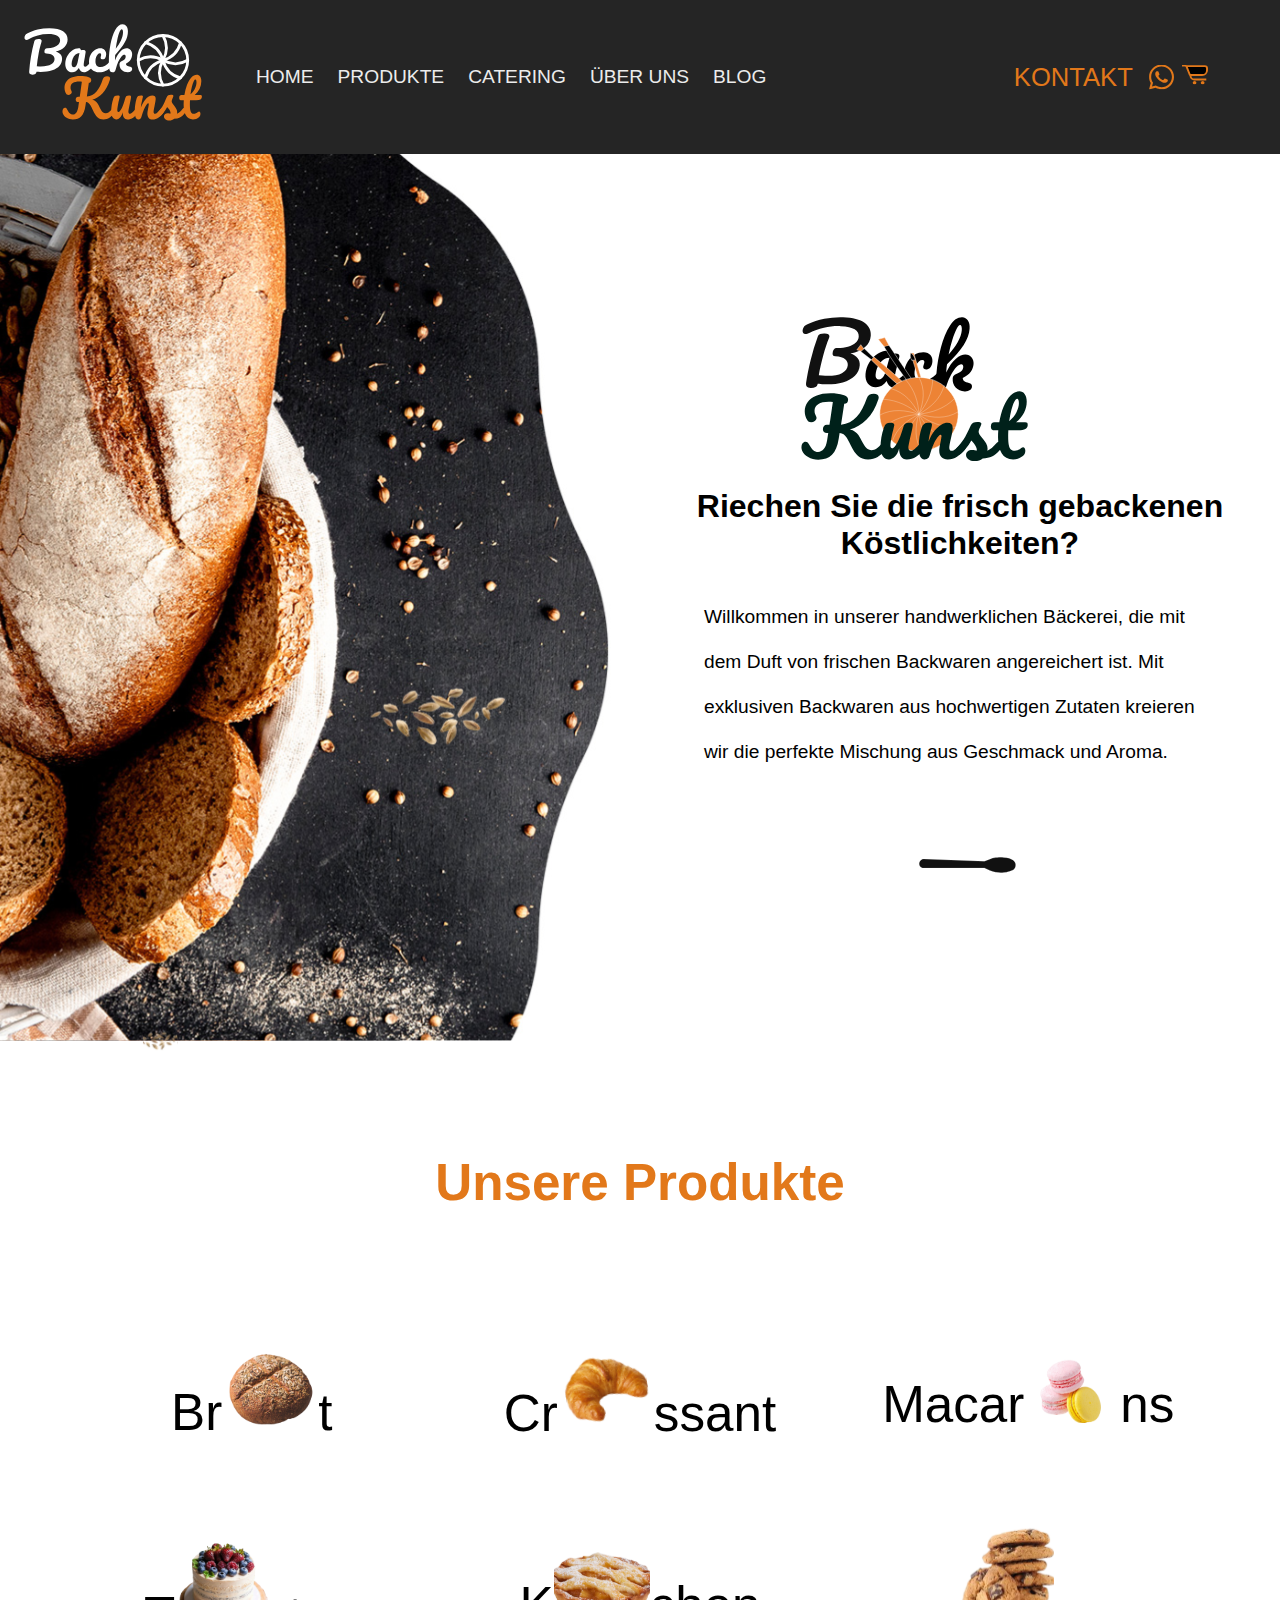
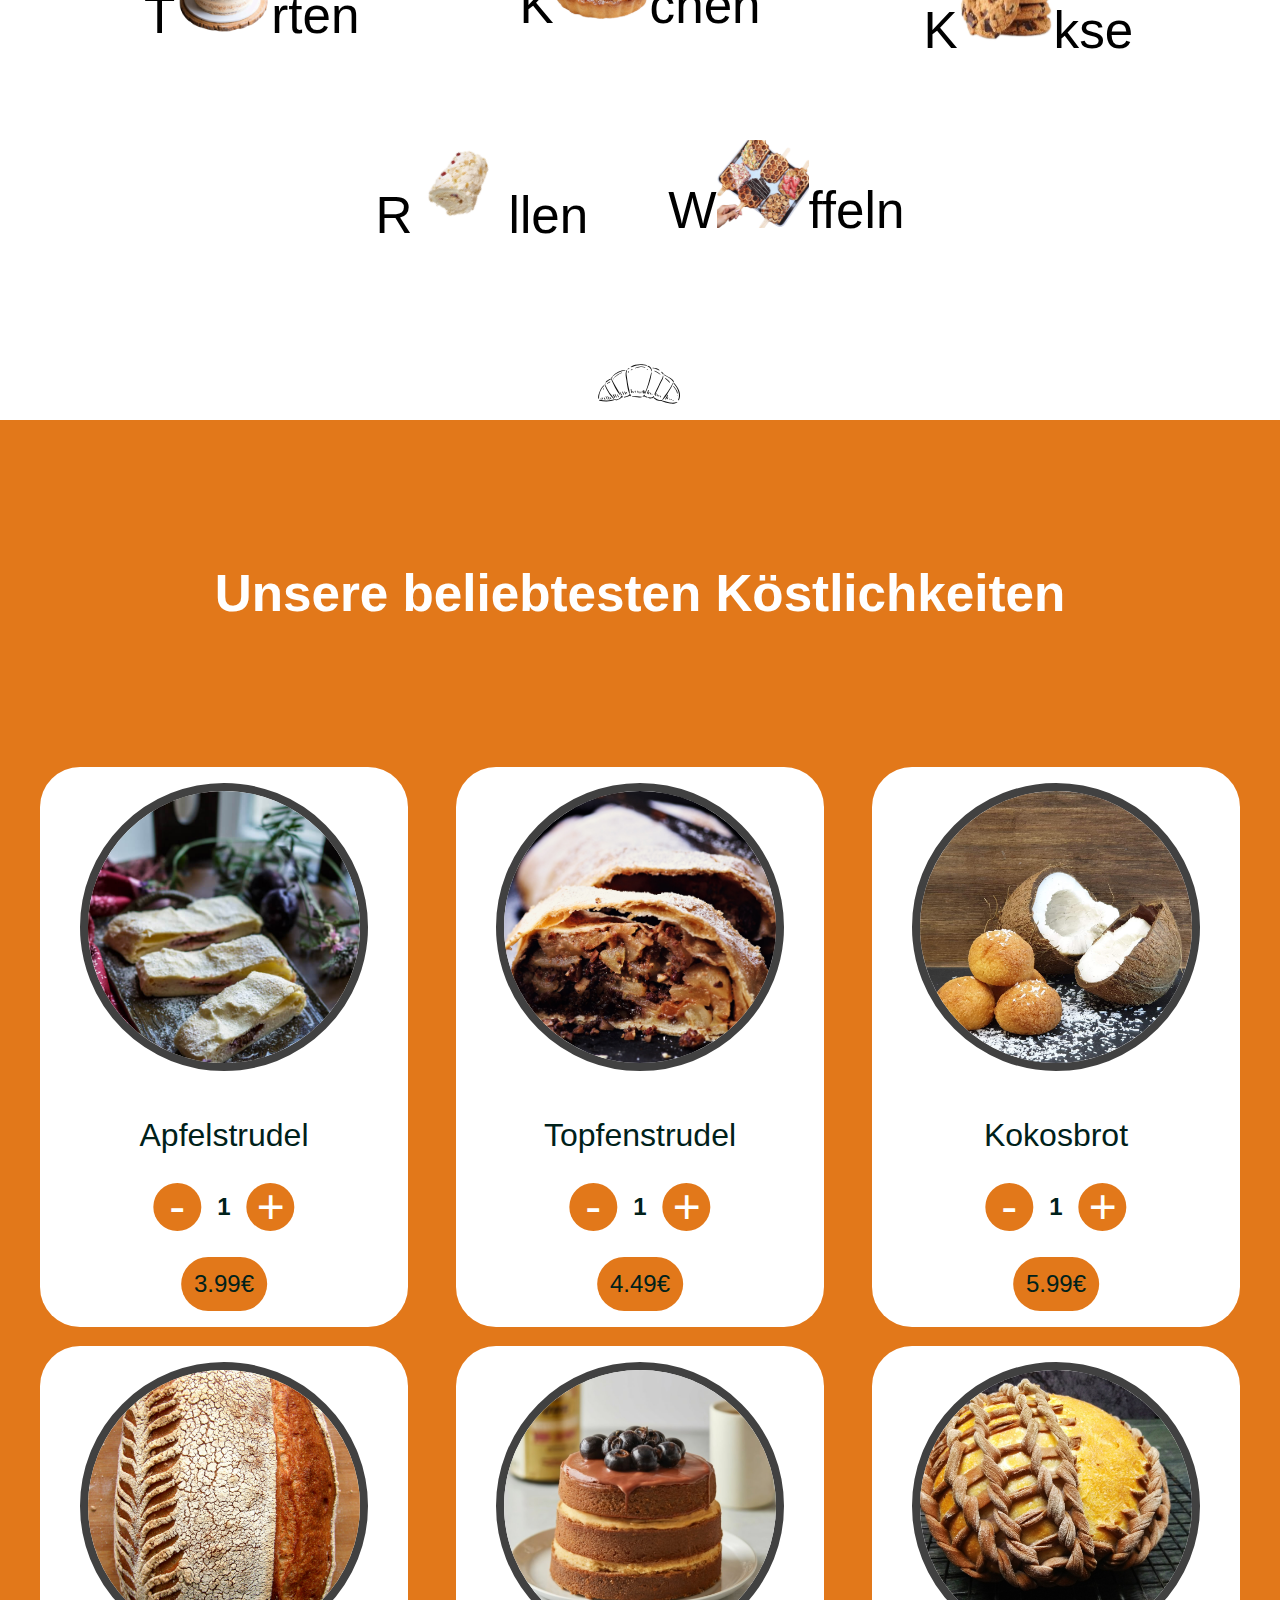
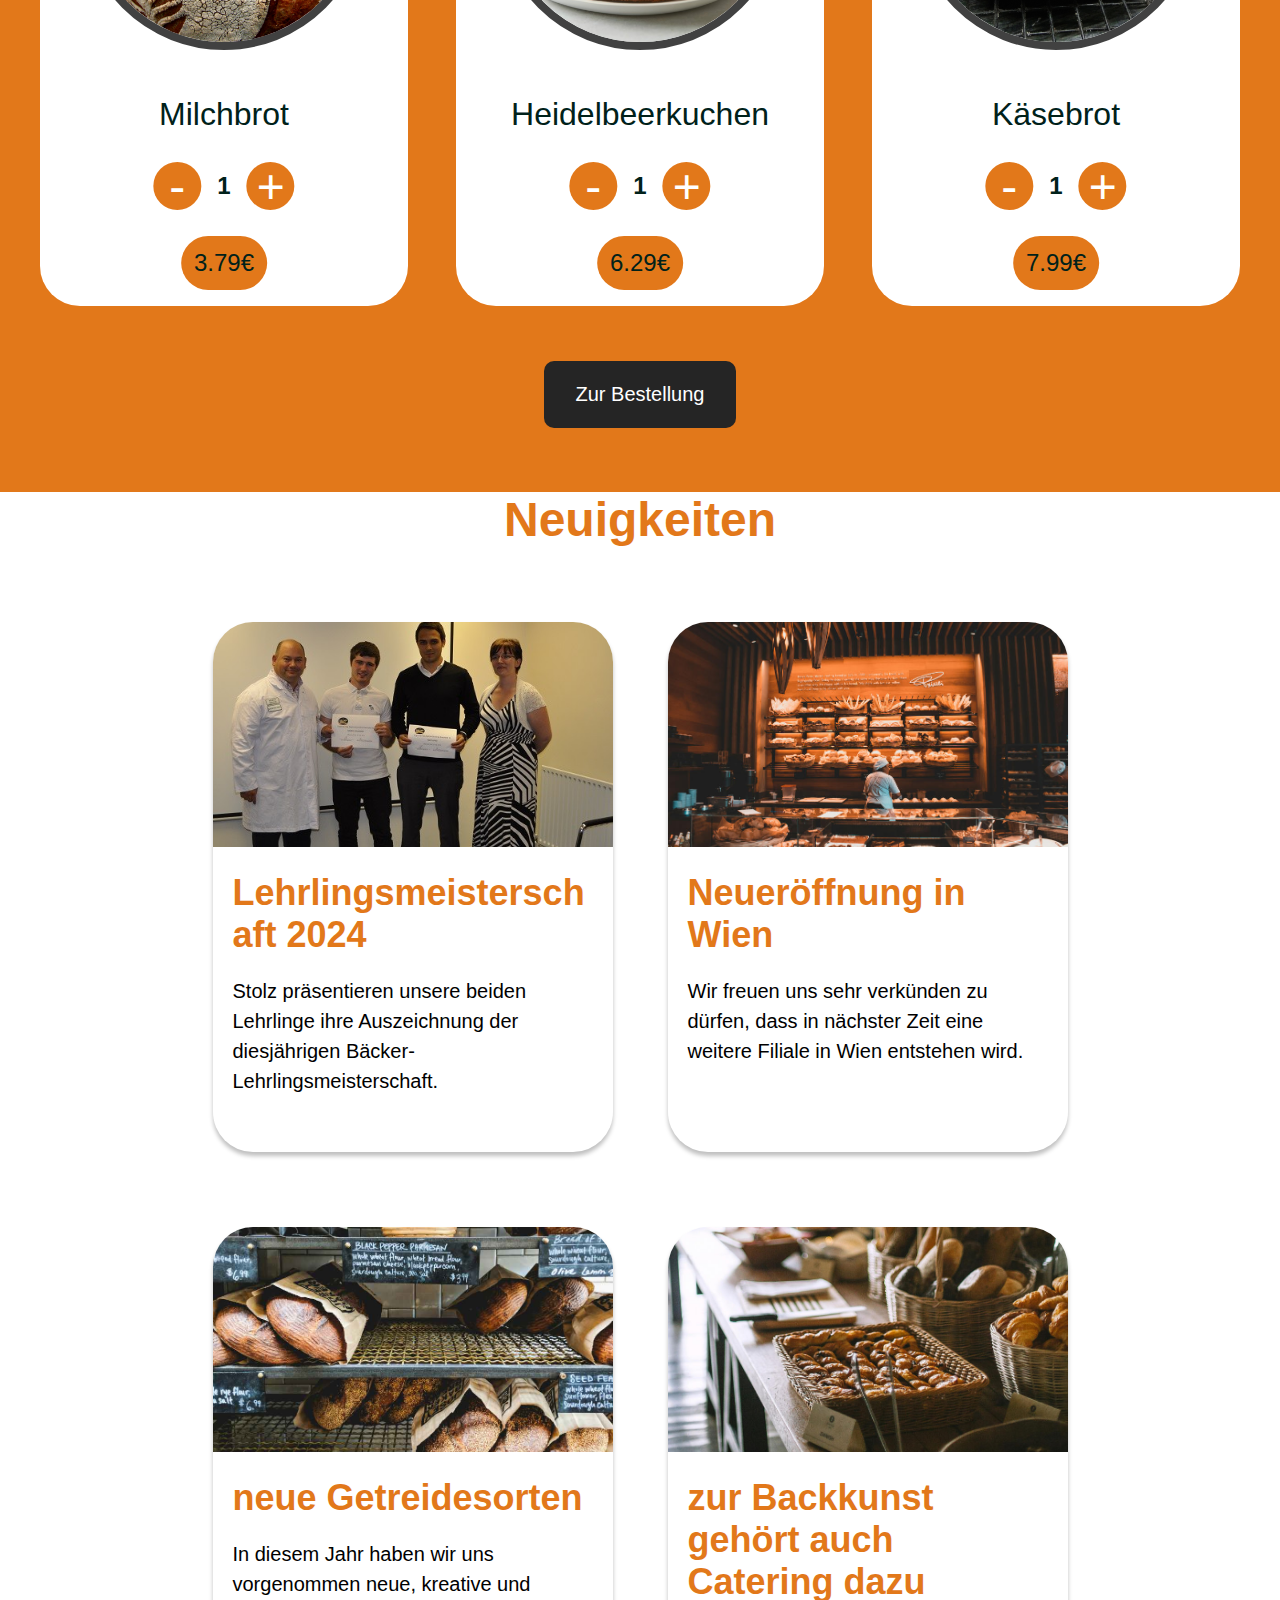
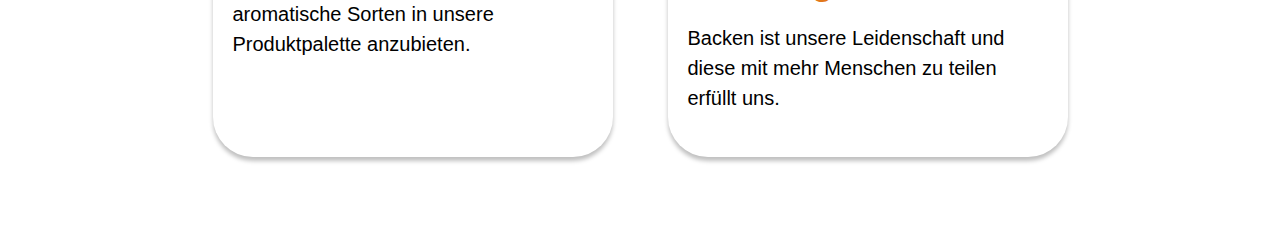
<file: Desktop/Studying/SAE/GRUPPENARBEIT/Backery/CODE/index.html>
<!DOCTYPE html>
<html lang="en">
<head>
    <meta charset="UTF-8">
    <meta name="viewport" content="width=device-width, initial-scale=1.0">
    <link rel="stylesheet" href="styles.css">
    <link rel="stylesheet" href="blog_catering.css" />
    <link rel="stylesheet" href="media-queries_blog_catering.css" />
    <!-- blog-popup.js wurde mit Open AIs ChatGPT kreiert -->
    <script src="blog-popup.js"></script> 
    <script src="script.js"></script>
    
    <title>Bakkunst</title>
</head>
<body>

   
    <header class="header">
        
        <div class="logo-container">
            <a href="index.html">
              <img src="icons/Logo-in-weiß.svg" alt="Logo" class="logo">
            </a>
          </div>
    
        <div class="nav-container">
    
            <a href="index.html" class="nav-link" id="home-link">HOME</a>

            <div class="dropdown" id="dropdown">
                <a href="#delicacies">Köstlichkeiten</a>
                <a href="/fresh_dishes.html">Frische Produkte</a>
            </div>
            <a href="#products" class="nav-link">PRODUKTE</a>
            <a href="catering.html" class="nav-link">CATERING</a>
            <a href="#" class="nav-link">ÜBER UNS</a>
            <a href="blog.html" class="nav-link">BLOG</a>
        </div>
    
        <div class="contact-container">
            <a href="#" class="contact-link">KONTAKT</a>
            <img src="icons/whatsupp.svg" alt="Whatsapp" class="whatsapp-icon">
            <a href="order.html" class="cart-link">
                <img src="icons/basket.svg" alt="Cart" class="cart-icon">
              </a>
        </div>

        <div class="burger-menu">
            <div class="bar"></div>
            <div class="bar"></div>
            <div class="bar"></div>
        </div>
    </header>


 
    <section id="home-section" class="hero-section">

        <div class="hero-section__container" >

            <div class="hero-section__left"></div>

            <div class="hero-section__right">

              <div class="hero-section__logo" >
                  <img src="icons/Logo.svg" alt="Logo_img">
              </div>
                
             

              <h1 class="hero-section__title">Riechen Sie die 
                frisch gebackenen Köstlichkeiten?
                </h1>
              <p class="hero-section__text" >Willkommen in unserer handwerklichen Bäckerei, die mit dem Duft von frischen Backwaren angereichert ist.
                Mit exklusiven Backwaren aus hochwertigen Zutaten kreieren wir die perfekte Mischung aus Geschmack und Aroma.</p>

                <a href="fresh_dishes.html">
                    <img src="icons/spoon.svg" alt="arrow" class="hero-section__arrow-right">
                </a>

            </div>
         
        </div>
   
    </section>

   <!---- <div class="divider"></div>------>

 

<section id="products" class="our-products">

    <div class="our-products__container">

        <h2 class="section-title" data-reveal="left">Unsere Produkte</h2>

        <div class="products-container">

            <a href="bread.html">
                <div class="product" data-reveal="left">
                    <p>Br<img src="icons/brot.svg" alt="Brot">t</p>
                </div>
            </a>
          
           <div class="product" data-reveal="left">
                <p>Cr<img src="icons/croissant.svg" alt="Croissant">ssant</p>
            </div>

            <div class="product" data-reveal="left">
                <p>Macar<img src="icons/macaroons.svg" alt="Macaroons">ns</p>
            </div>

            <a href="cakes.html">
            <div class="product" data-reveal="left">
                <p>T<img src="icons/cake.svg" alt="Torte">rten</p>
            </div>
          </a>

            <div class="product" data-reveal="left">
                <p>K<img src="icons/pie.svg" alt="Kuchen">chen</p>
            </div>

            <div class="product" data-reveal="left">
                <p>K<img src="icons/cookies.svg" alt="Kekse">kse</p>
            </div>
    
        </div>

          <div class="last-products">
            <div class="last_product" data-reveal="left">
                <p>R<img src="icons/roll.svg" alt="Rollen">llen</p>
            </div>

            <div class="last_product" data-reveal="left">
               
                <p>W<img src="icons/waffles.svg" alt="Waffeln">ffeln</p>
            </div>
          </div>


      
        <img src="icons/croissant_pic.svg" alt="Bottom Image" class="bottom-image">
    </div>
</section>

   
<section id="delicacies" class="our-specials">

            <div class="our-specials__header">
              Unsere beliebtesten Köstlichkeiten
            </div>

            <div class="our-specials__products">

        <div class="product-card">
  <div class="product-card__container">
    <div class="product-card__image">
      <img src="img/Apfelstrudel.jpg" alt="Apfelstrudel">
    </div>
    <div class="product-card__title">Apfelstrudel</div>
    <div class="product-card__price">3.99€</div>
    <div class="product-card__quantity">
      <div class="product-card__quantity-btn decrement">-</div>
      <div class="product-card__quantity-number">1</div>
      <div class="product-card__quantity-btn increment">+</div>
    </div>
  </div>
</div>
              

              <div class="product-card">
                <div class="product-card__container">
                    <div class="product-card__image">
                        <img src="img/Topfenstrudel.jpg" alt="Topfenstrudel">
                      </div>
                  <div class="product-card__title">Topfenstrudel</div>
                  <div class="product-card__price">4.49€</div>
                  <div class="product-card__quantity">
                    <div class="product-card__quantity-btn decrement">-</div>
                    <div class="product-card__quantity-number">1</div>
                    <div class="product-card__quantity-btn increment">+</div>
                  </div>
                </div>

              </div>
              <div class="product-card">
                <div class="product-card__container">
                    <div class="product-card__image">
                        <img src="img/Kokosbrot.jpg" alt="Kokosbrot">
                      </div>
                  <div class="product-card__title">Kokosbrot</div>
                  <div class="product-card__price">5.99€</div>
                  <div class="product-card__quantity">
                    <div class="product-card__quantity-btn decrement">-</div>
                    <div class="product-card__quantity-number">1</div>
                    <div class="product-card__quantity-btn increment">+</div>
                  </div>
                </div>
              </div>
              <div class="product-card">
                <div class="product-card__container">
                    <div class="product-card__image">
                        <img src="img/Milchbrot.jpg" alt="Milchbrot">
                      </div>
                  <div class="product-card__title">Milchbrot</div>
                  <div class="product-card__price">3.79€</div>
                  <div class="product-card__quantity">
                    <div class="product-card__quantity-btn decrement">-</div>
                    <div class="product-card__quantity-number">1</div>
                    <div class="product-card__quantity-btn increment">+</div>
                  </div>
                </div>
              </div>
              <div class="product-card">
                <div class="product-card__container">
                    <div class="product-card__image">
                        <img src="img/Heidelbeerkuchen.jpg" alt="Heidelbeerkuchen">
                      </div>
                  <div class="product-card__title">Heidelbeerkuchen</div>
                  <div class="product-card__price">6.29€</div>
                  <div class="product-card__quantity">
                    <div class="product-card__quantity-btn decrement">-</div>
                    <div class="product-card__quantity-number">1</div>
                    <div class="product-card__quantity-btn increment">+</div>
                  </div>
                </div>
              </div>
              <div class="product-card">
                <div class="product-card__container">
                    <div class="product-card__image">
                        <img src="img/käsebrot.jpg" alt="käsebrot">
                      </div>
                  <div class="product-card__title">Käsebrot</div>
                  <div class="product-card__price">7.99€</div>
                  <div class="product-card__quantity">
                    <div class="product-card__quantity-btn decrement">-</div>
                    <div class="product-card__quantity-number">1</div>
                    <div class="product-card__quantity-btn increment">+</div>
                  </div>
                </div>
              </div>
            </div>

            <section class="order-button">
                <a href="order.html" class="order-button__link">Zur Bestellung</a>
              </section>
          </section>



    <section class="about-us">
       
    </section>

  
    <section class="quality-promises">
       
    </section>

   
    <section class="blog">
      
    <body>
      <main>
          <section class="blog">
              <div class="blog-container">
                  <h2 class="style-h2">Neuigkeiten</h2>
                  <div class="card-container">
                      <div class="card">
                          <img
                              src="img/blog/lehrlinge.jpg"
                              alt="lehrlinge"
                          />
                          <div class="card-text">
                              <h3>Lehrlingsmeisterschaft 2024</h3>
                              <p>
                                  Stolz präsentieren unsere beiden Lehrlinge
                                  ihre Auszeichnung der diesjährigen
                                  Bäcker-Lehrlingsmeisterschaft.
                              </p>
                          </div>
                      </div>
                      <div class="card">
                          <img
                              src="img/blog/neueroeffnung.jpg"
                              alt="neueroeffnung"
                          />
                          <div class="card-text">
                              <h3>Neueröffnung in Wien</h3>
                              <p>
                                  Wir freuen uns sehr verkünden zu dürfen,
                                  dass in nächster Zeit eine weitere Filiale
                                  in Wien entstehen wird.
                              </p>
                          </div>
                      </div>
                  </div>
                  <div class="card-container">
                      <div class="card">
                          <img
                              src="img/blog/brotsorten.jpg"
                              alt="brotsorten"
                          />
                          <div class="card-text">
                              <h3>neue Getreidesorten</h3>
                              <p>
                                  In diesem Jahr haben wir uns vorgenommen
                                  neue, kreative und aromatische Sorten in
                                  unsere Produktpalette anzubieten.
                              </p>
                          </div>
                      </div>
                      <div class="card">
                          <img
                              src="img/blog/catering-tisch.jpg"
                              alt="catering-tisch"
                          />
                          <div class="card-text">
                              <h3>zur Backkunst gehört auch Catering dazu</h3>
                              <p>
                                  Backen ist unsere Leidenschaft und diese mit
                                  mehr Menschen zu teilen erfüllt uns.
                              </p>
                          </div>
                      </div>
                  </div>
              </div>
          </section>
      </main>
  </body>
</html>

    </section>

    
    <section class="contacts">
      
    </section>

    
    <footer class="footer">
        
    </footer>



    <div id="scroll-to-top" class="scroll-to-top">&#9650;</div>



</body>
</html>
</file>
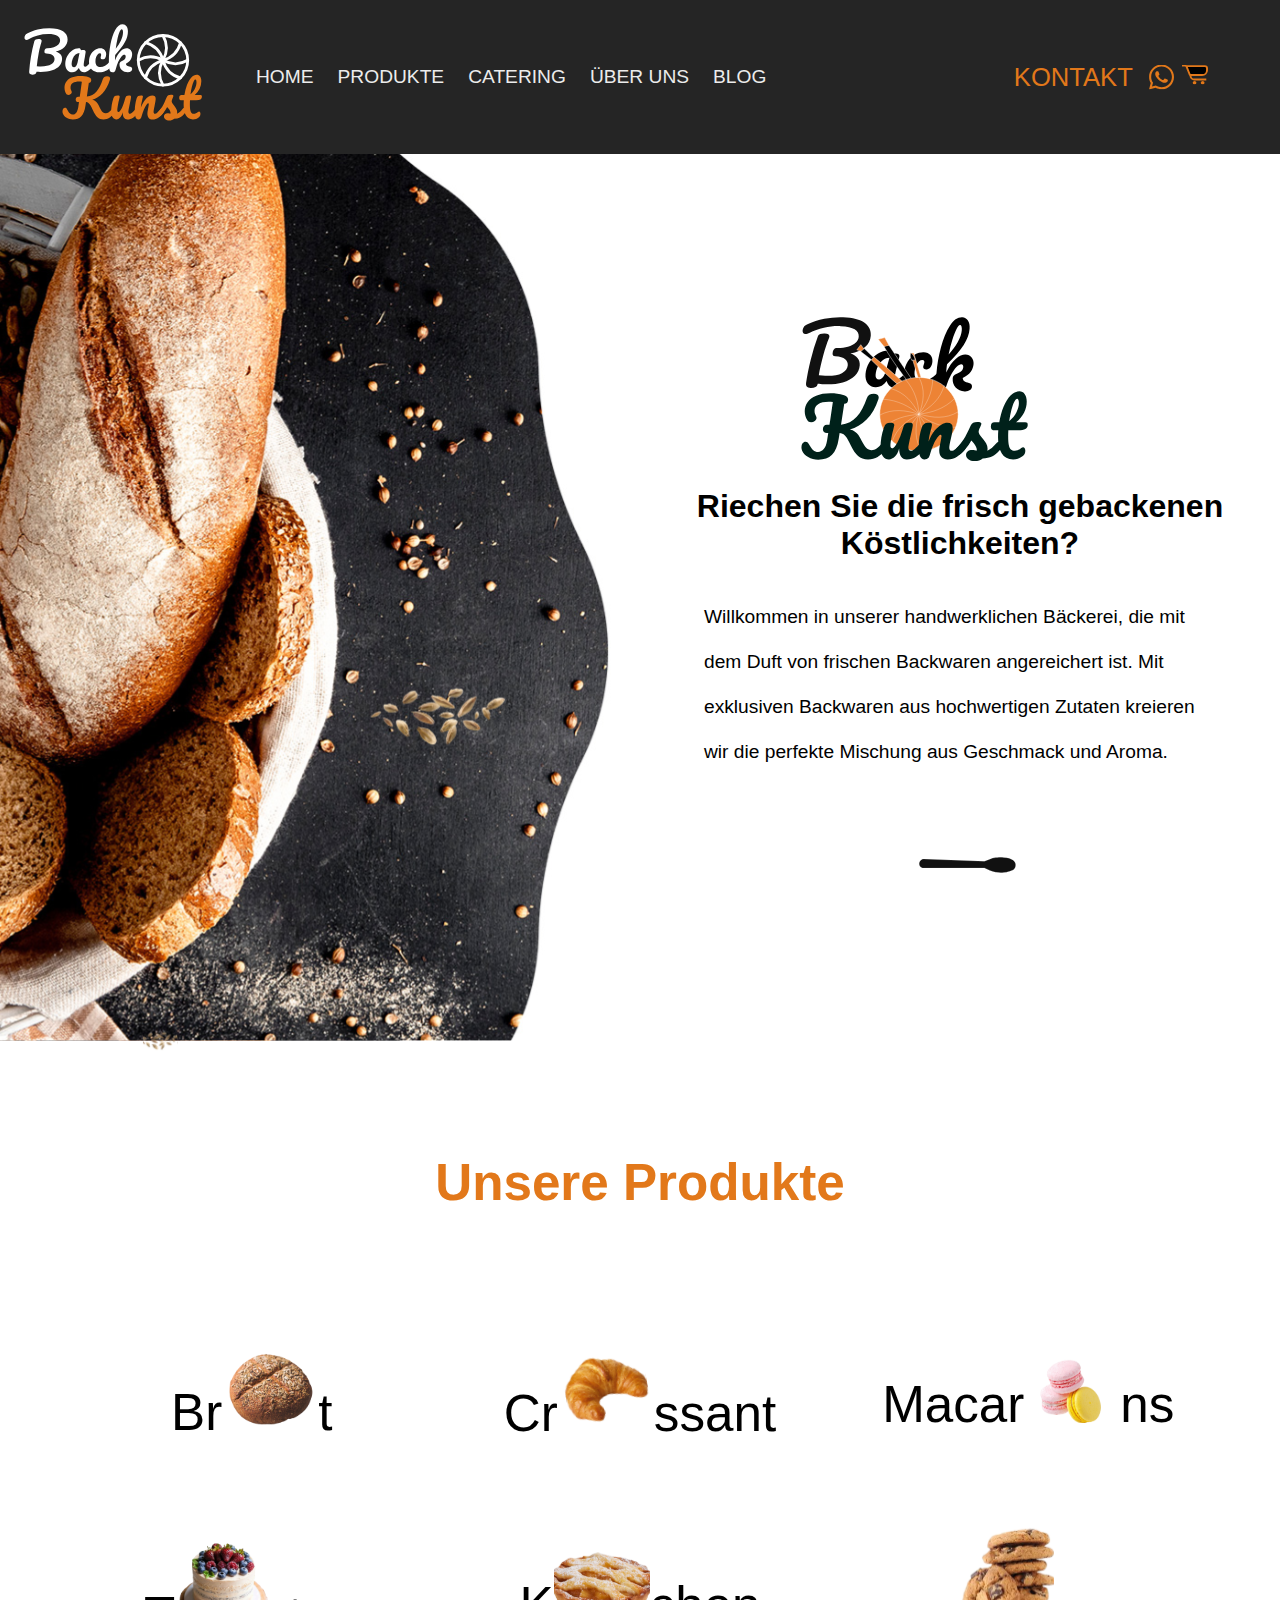
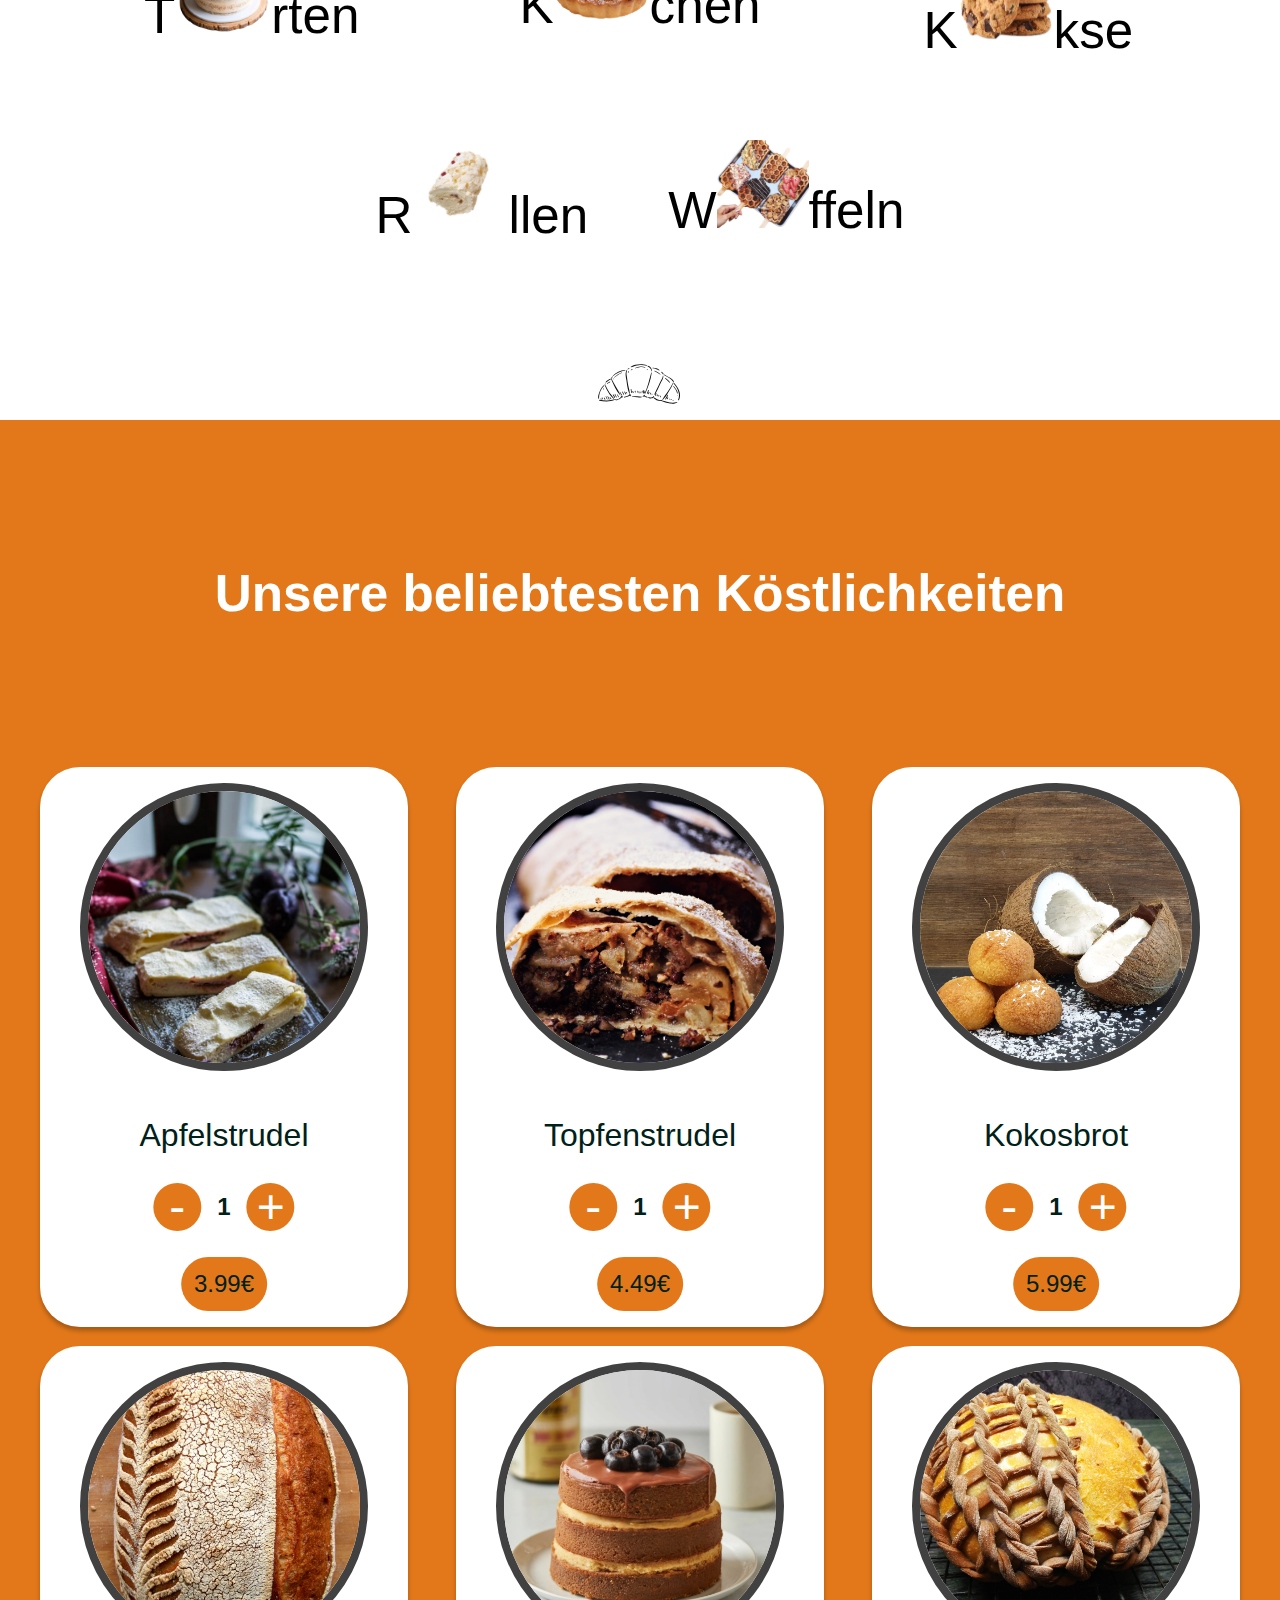
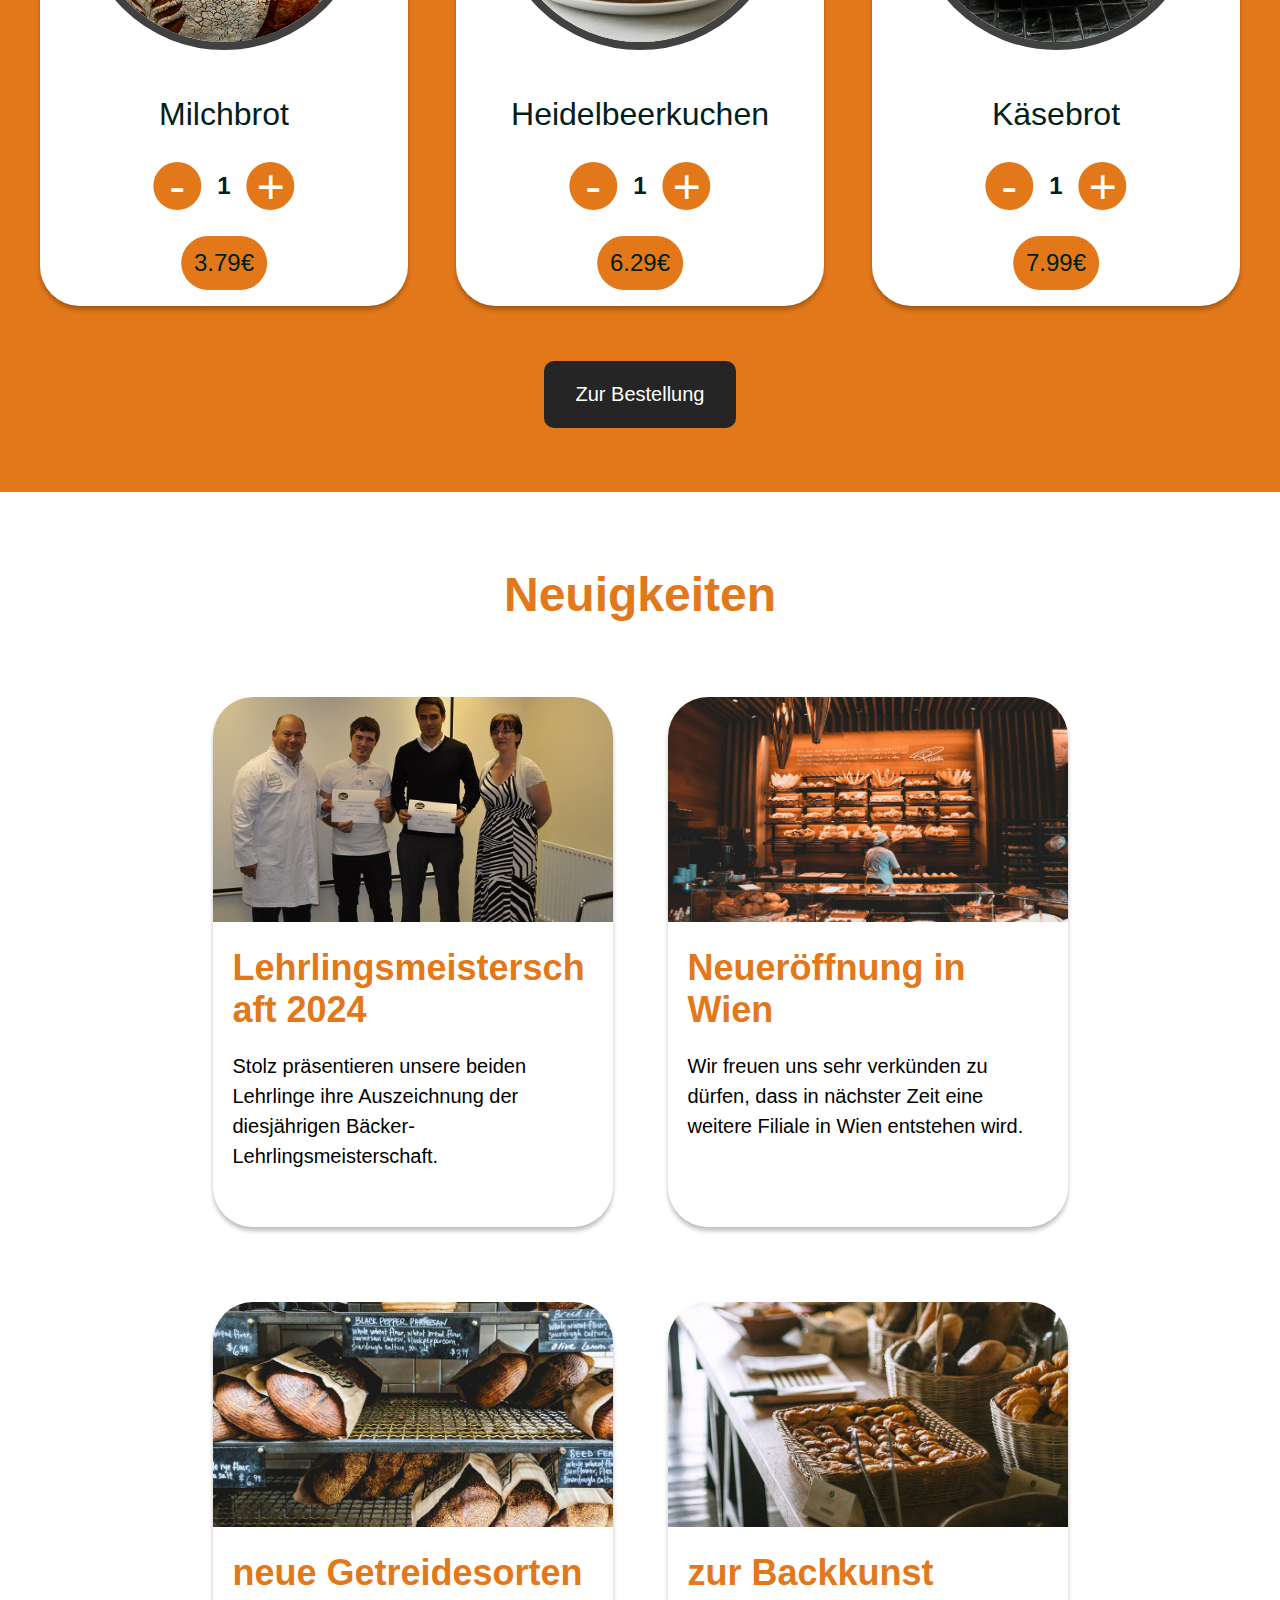
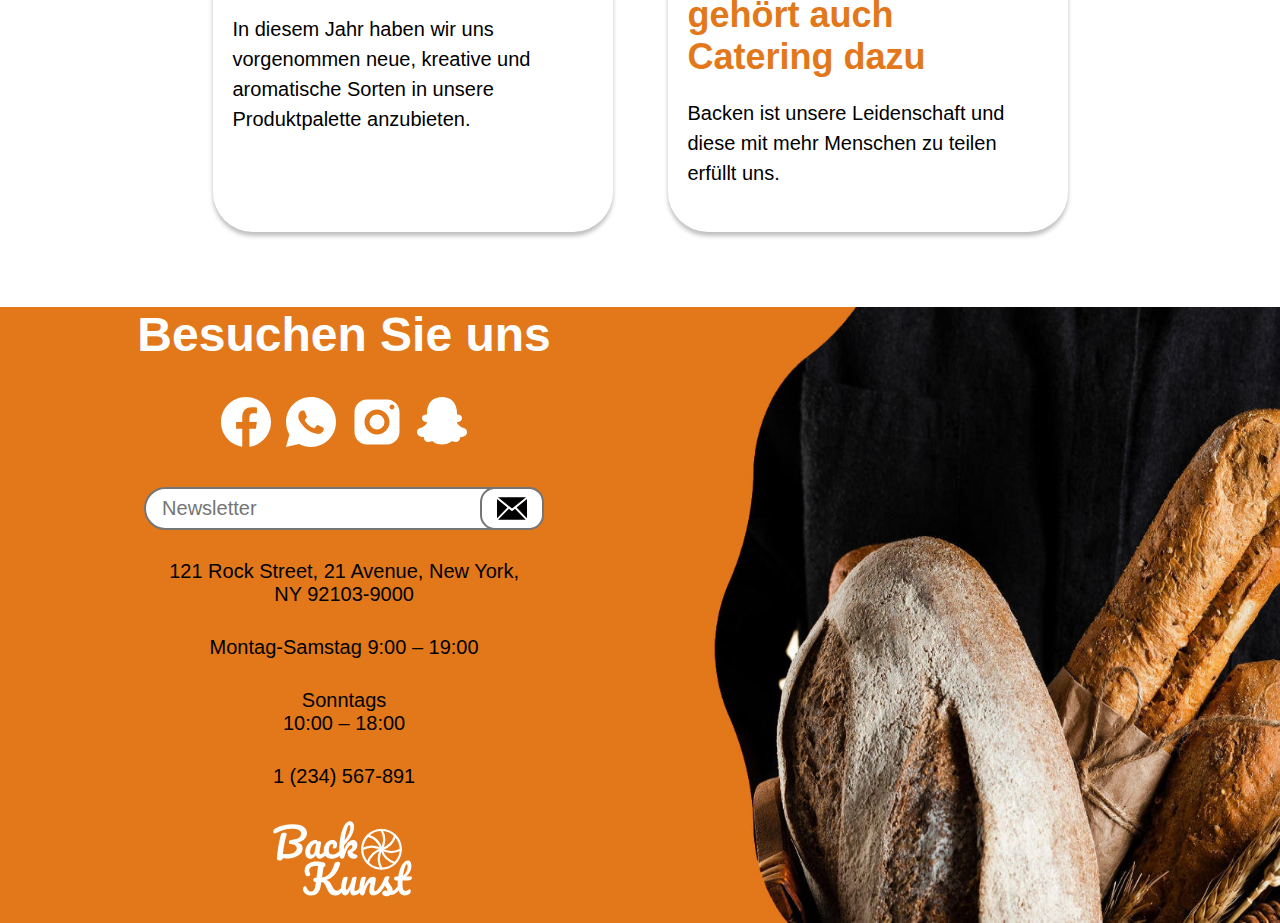
<file: Desktop/Studying/SAE/GRUPPENARBEIT/Backery/CODE_NEW/CODE/index.html>
<!DOCTYPE html>
<html lang="de">
<head>
    <meta charset="UTF-8">
    <meta name="viewport" content="width=device-width, initial-scale=1.0">
    <link rel="stylesheet" href="styles.css">
    <link rel="stylesheet" href="blog_catering.css" />
    <link rel="stylesheet" href="media-queries_blog_catering.css" />
    <!-- blog-popup.js wurde mit Open AIs ChatGPT kreiert -->
    <script src="blog-popup.js"></script> 
    <script src="script.js"></script>
    
    <title>Bakkunst</title>
</head>
<body>

    <header class="header">
        
        <div class="logo-container">
            <a href="index.html">
              <img src="icons/Logo-in-weiß.svg" alt="Logo" class="logo">
            </a>
          </div>
    
        <div class="nav-container">
    
            <a href="index.html" class="nav-link" id="home-link">HOME</a>

            <div class="dropdown" id="dropdown">
                <a href="#delicacies">Köstlichkeiten</a>
                <a href="/fresh_dishes.html">Frische Produkte</a>
            </div>
            <a href="#products" class="nav-link">PRODUKTE</a>
            <a href="catering.html" class="nav-link">CATERING</a>
            <a href="#" class="nav-link">ÜBER UNS</a>
            <a href="blog.html" class="nav-link">BLOG</a>
        </div>
    
        <div class="contact-container">
            <a href="#" class="contact-link">KONTAKT</a>
            <img src="icons/whatsupp.svg" alt="Whatsapp" class="whatsapp-icon">
            <a href="order.html" class="cart-link">
                <img src="icons/basket.svg" alt="Cart" class="cart-icon">
              </a>
        </div>

        <div class="burger-menu">
            <div class="bar"></div>
            <div class="bar"></div>
            <div class="bar"></div>
        </div>
    </header>
    <main>
    <section id="home-section" class="hero-section">

        <div class="hero-section__container" >

            <div class="hero-section__left"></div>

            <div class="hero-section__right">

              <div class="hero-section__logo" >
                  <img src="icons/Logo.svg" alt="Logo_img">
              </div>
                
             

              <h1 class="hero-section__title">Riechen Sie die 
                frisch gebackenen Köstlichkeiten?
                </h1>
              <p class="hero-section__text" >Willkommen in unserer handwerklichen Bäckerei, die mit dem Duft von frischen Backwaren angereichert ist.
                Mit exklusiven Backwaren aus hochwertigen Zutaten kreieren wir die perfekte Mischung aus Geschmack und Aroma.</p>

                <a href="fresh_dishes.html">
                    <img src="icons/spoon.svg" alt="arrow" class="hero-section__arrow-right">
                </a>

            </div>
         
        </div>
   
    </section>

   <!---- <div class="divider"></div>------>

 

  <section id="products" class="our-products">

    <div class="our-products__container">

        <h2 class="section-title" data-reveal="left">Unsere Produkte</h2>

        <div class="products-container">

            <a href="bread.html">
                <div class="product" data-reveal="left">
                    <p>Br<img src="icons/brot.svg" alt="Brot">t</p>
                </div>
            </a>
          
           <div class="product" data-reveal="left">
                <p>Cr<img src="icons/croissant.svg" alt="Croissant">ssant</p>
            </div>

            <div class="product" data-reveal="left">
                <p>Macar<img src="icons/macaroons.svg" alt="Macaroons">ns</p>
            </div>

            <a href="cakes.html">
            <div class="product" data-reveal="left">
                <p>T<img src="icons/cake.svg" alt="Torte">rten</p>
            </div>
          </a>

            <div class="product" data-reveal="left">
                <p>K<img src="icons/pie.svg" alt="Kuchen">chen</p>
            </div>

            <div class="product" data-reveal="left">
                <p>K<img src="icons/cookies.svg" alt="Kekse">kse</p>
            </div>
    
        </div>

          <div class="last-products">
            <div class="last_product" data-reveal="left">
                <p>R<img src="icons/roll.svg" alt="Rollen">llen</p>
            </div>

            <div class="last_product" data-reveal="left">
               
                <p>W<img src="icons/waffles.svg" alt="Waffeln">ffeln</p>
            </div>
          </div>


      
        <img src="icons/croissant_pic.svg" alt="Bottom Image" class="bottom-image">
    </div>
</section>

   
<section id="delicacies" class="our-specials">

            <div class="our-specials__header">
              Unsere beliebtesten Köstlichkeiten
            </div>

            <div class="our-specials__products">

        <div class="product-card">
  <div class="product-card__container">
    <div class="product-card__image">
      <img src="img/Apfelstrudel.jpg" alt="Apfelstrudel">
    </div>
    <div class="product-card__title">Apfelstrudel</div>
    <div class="product-card__price">3.99€</div>
    <div class="product-card__quantity">
      <div class="product-card__quantity-btn decrement">-</div>
      <div class="product-card__quantity-number">1</div>
      <div class="product-card__quantity-btn increment">+</div>
    </div>
  </div>
</div>
              

              <div class="product-card">
                <div class="product-card__container">
                    <div class="product-card__image">
                        <img src="img/Topfenstrudel.jpg" alt="Topfenstrudel">
                      </div>
                  <div class="product-card__title">Topfenstrudel</div>
                  <div class="product-card__price">4.49€</div>
                  <div class="product-card__quantity">
                    <div class="product-card__quantity-btn decrement">-</div>
                    <div class="product-card__quantity-number">1</div>
                    <div class="product-card__quantity-btn increment">+</div>
                  </div>
                </div>

              </div>
              <div class="product-card">
                <div class="product-card__container">
                    <div class="product-card__image">
                        <img src="img/Kokosbrot.jpg" alt="Kokosbrot">
                      </div>
                  <div class="product-card__title">Kokosbrot</div>
                  <div class="product-card__price">5.99€</div>
                  <div class="product-card__quantity">
                    <div class="product-card__quantity-btn decrement">-</div>
                    <div class="product-card__quantity-number">1</div>
                    <div class="product-card__quantity-btn increment">+</div>
                  </div>
                </div>
              </div>
              <div class="product-card">
                <div class="product-card__container">
                    <div class="product-card__image">
                        <img src="img/Milchbrot.jpg" alt="Milchbrot">
                      </div>
                  <div class="product-card__title">Milchbrot</div>
                  <div class="product-card__price">3.79€</div>
                  <div class="product-card__quantity">
                    <div class="product-card__quantity-btn decrement">-</div>
                    <div class="product-card__quantity-number">1</div>
                    <div class="product-card__quantity-btn increment">+</div>
                  </div>
                </div>
              </div>
              <div class="product-card">
                <div class="product-card__container">
                    <div class="product-card__image">
                        <img src="img/Heidelbeerkuchen.jpg" alt="Heidelbeerkuchen">
                      </div>
                  <div class="product-card__title">Heidelbeerkuchen</div>
                  <div class="product-card__price">6.29€</div>
                  <div class="product-card__quantity">
                    <div class="product-card__quantity-btn decrement">-</div>
                    <div class="product-card__quantity-number">1</div>
                    <div class="product-card__quantity-btn increment">+</div>
                  </div>
                </div>
              </div>
              <div class="product-card">
                <div class="product-card__container">
                    <div class="product-card__image">
                        <img src="img/käsebrot.jpg" alt="käsebrot">
                      </div>
                  <div class="product-card__title">Käsebrot</div>
                  <div class="product-card__price">7.99€</div>
                  <div class="product-card__quantity">
                    <div class="product-card__quantity-btn decrement">-</div>
                    <div class="product-card__quantity-number">1</div>
                    <div class="product-card__quantity-btn increment">+</div>
                  </div>
                </div>
              </div>
            </div>

            <section class="order-button">
                <a href="order.html" class="order-button__link">Zur Bestellung</a>
              </section>
          </section>



    <section class="about-us">
       
    </section>

  
    <section class="quality-promises">
       
    </section>

   
    <section class="blog">
          <section class="blog">
              <div class="blog-container">
                  <h2 class="style-h2">Neuigkeiten</h2>
                  <div class="card-container">
                      <div class="card">
                          <img
                              src="img/blog/lehrlinge.jpg"
                              alt="lehrlinge"
                          />
                          <div class="card-text">
                              <h3>Lehrlingsmeisterschaft 2024</h3>
                              <p>
                                  Stolz präsentieren unsere beiden Lehrlinge
                                  ihre Auszeichnung der diesjährigen
                                  Bäcker-Lehrlingsmeisterschaft.
                              </p>
                          </div>
                      </div>
                      <div class="card">
                          <img
                              src="img/blog/neueroeffnung.jpg"
                              alt="neueroeffnung"
                          />
                          <div class="card-text">
                              <h3>Neueröffnung in Wien</h3>
                              <p>
                                  Wir freuen uns sehr verkünden zu dürfen,
                                  dass in nächster Zeit eine weitere Filiale
                                  in Wien entstehen wird.
                              </p>
                          </div>
                      </div>
                  </div>
                  <div class="card-container">
                      <div class="card">
                          <img
                              src="img/blog/brotsorten.jpg"
                              alt="brotsorten"
                          />
                          <div class="card-text">
                              <h3>neue Getreidesorten</h3>
                              <p>
                                  In diesem Jahr haben wir uns vorgenommen
                                  neue, kreative und aromatische Sorten in
                                  unsere Produktpalette anzubieten.
                              </p>
                          </div>
                      </div>
                      <div class="card">
                          <img
                              src="img/blog/catering-tisch.jpg"
                              alt="catering-tisch"
                          />
                          <div class="card-text">
                              <h3>zur Backkunst gehört auch Catering dazu</h3>
                              <p>
                                  Backen ist unsere Leidenschaft und diese mit
                                  mehr Menschen zu teilen erfüllt uns.
                              </p>
                          </div>
                      </div>
                  </div>
              </div>
          </section>
    

    
    <section class="contacts">
      
    </section>
  </main>
    <footer>
      <div class="footer-wrapper">
          <div class="footer-container">
              <h2 class="style-h2 color-white">Besuchen Sie uns</h2>
              <div class="socials">
                  <a href="">
                      <img src="./icons/icons8-facebook.svg" alt="" />
                  </a>
                  <a href="">
                      <img src="./icons/icons8-whatsapp.svg" alt="" />
                  </a>
                  <a href="">
                      <img src="./icons/icons8-instagram.svg" alt="" />
                  </a>
                  <a href="">
                      <img src="./icons/icons8-snapchat.svg" alt="" />
                  </a>
              </div>
              <div class="newsletter-input">
                  <input
                      class="input-style"
                      type="email"
                      name="Newsletter"
                      placeholder="Newsletter"
                  />
                  <div class="mail-btn">
                      <img
                          src="./icons/mail.svg"
                          alt=""
                          class="mail-icon"
                      />
                  </div>
              </div>
              <div class="contact-info">
                  <p>
                      121 Rock Street, 21 Avenue, New York,<br />
                      NY 92103-9000
                  </p>
                  <p>Montag-Samstag 9:00 – 19:00</p>
                  <p>
                      Sonntags <br />
                      10:00 – 18:00
                  </p>
                  <p>1 (234) 567-891</p>
              </div>
              <img
                  src="./icons/weisses-logo.svg"
                  alt="brand logo"
                  class="footer-logo"
              />
          </div>
          <img
              src="img/footer/footer-desktop.jpg"
              alt=""
              class="footer-img-desktop"
          />
          <img
              src="img/footer/footer-mobile.jpg"
              alt=""
              class="footer-img-mobile"
          />
      </div>
  </footer>
    <div id="scroll-to-top" class="scroll-to-top">&#9650;</div>
  </body>
</html>
</file>
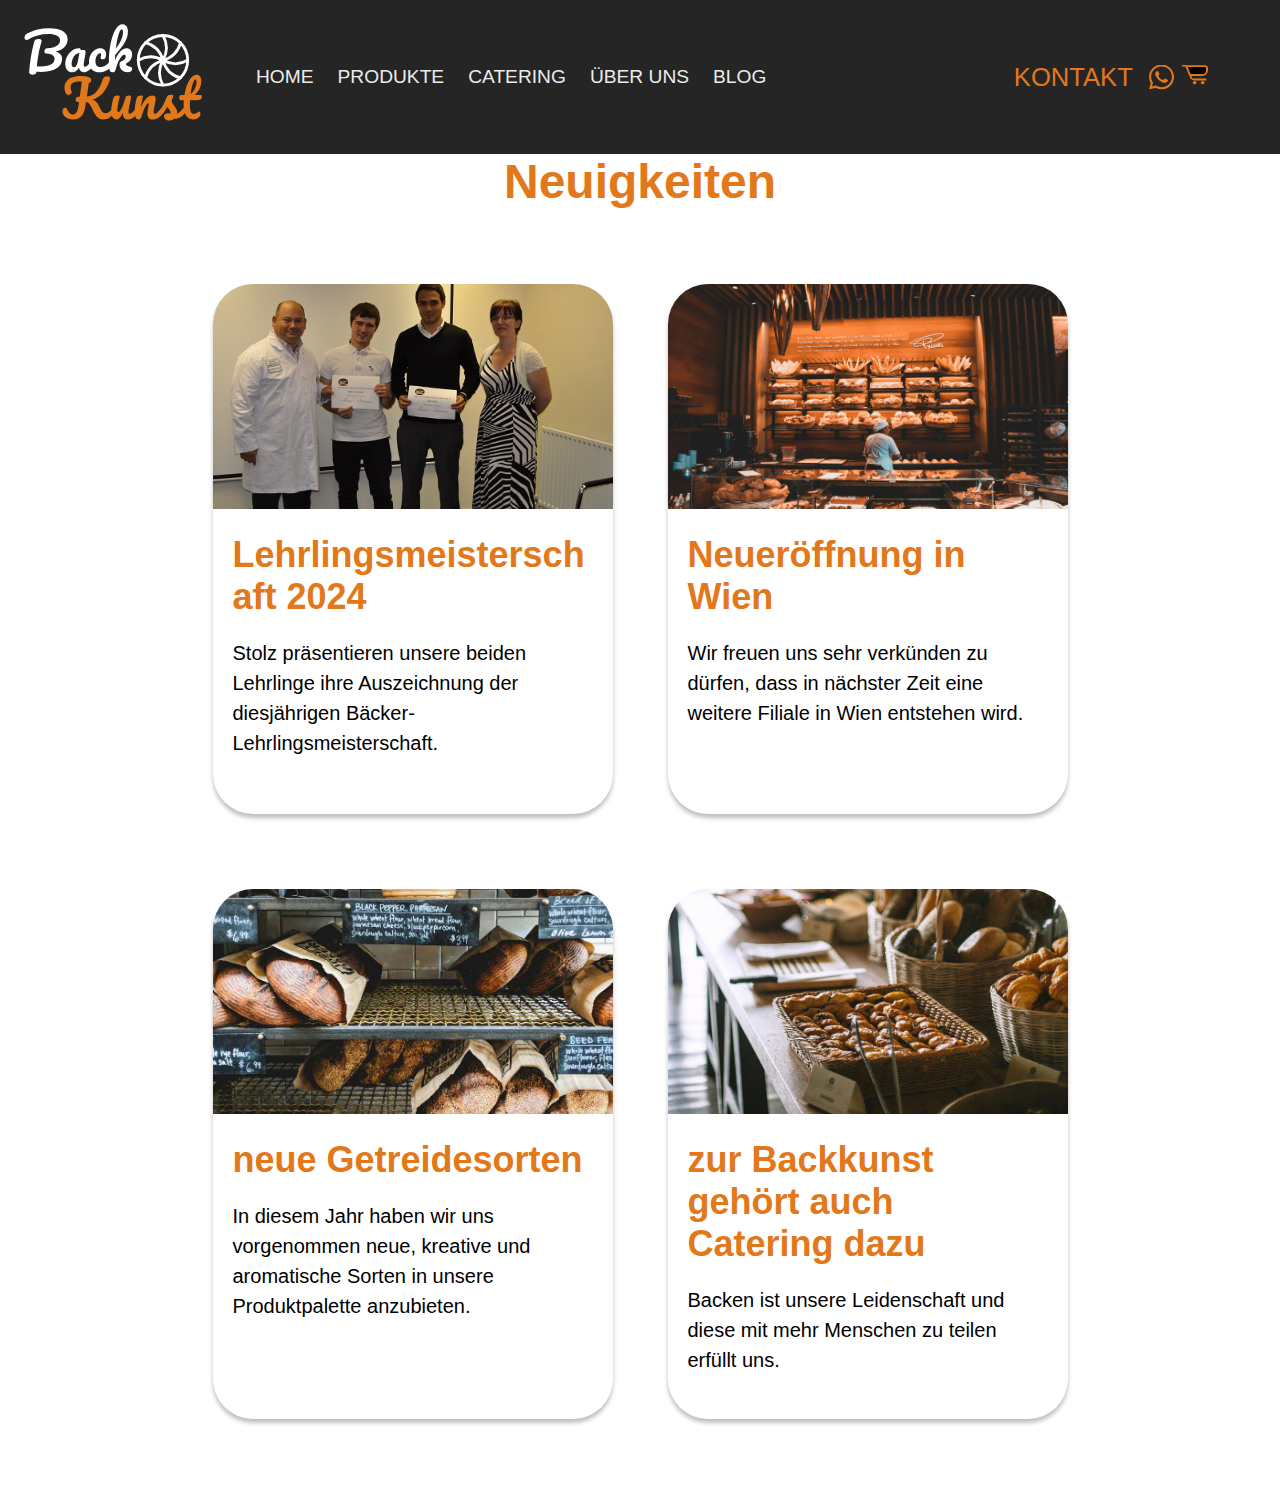
<file: Desktop/Studying/SAE/GRUPPENARBEIT/Backery/CODE/blog.html>
<!DOCTYPE html>
<html lang="de">
    <head>
        <meta charset="UTF-8" />
        <meta name="viewport" content="width=device-width, initial-scale=1.0" />
        <title>Backkunst</title>
        <link rel="stylesheet" href="styles.css">
        <script src="script.js"></script>
        <link rel="stylesheet" href="blog_catering.css" />
        <link rel="stylesheet" href="media-queries_blog_catering.css" />
        <!-- blog-popup.js wurde mit Open AIs ChatGPT kreiert -->
        <script src="blog-popup.js"></script> 
    </head>

    <header class="header">
        <div class="logo-container">
            <img src="icons/Logo-in-weiß.svg" alt="Logo" class="logo">
        </div>
    
        <div class="nav-container">
    
            <a href="index.html" class="nav-link" id="home-link">HOME</a>

            <div class="dropdown" id="dropdown">
                <a href="#delicacies">Köstlichkeiten</a>
                <a href="/fresh_dishes.html">Frische Produkte</a>
            </div>
            <a href="index.html#products" class="nav-link">PRODUKTE</a>
            <a href="catering.html" class="nav-link">CATERING</a>
            <a href="#" class="nav-link">ÜBER UNS</a>
            <a href="blog.html" class="nav-link">BLOG</a>
        </div>
    
        <div class="contact-container">
            <a href="#" class="contact-link">KONTAKT</a>
            <img src="icons/whatsupp.svg" alt="Whatsapp" class="whatsapp-icon">
            <a href="order.html" class="cart-link">
                <img src="icons/basket.svg" alt="Cart" class="cart-icon">
              </a>
        </div>

        <div class="burger-menu">
            <div class="bar"></div>
            <div class="bar"></div>
            <div class="bar"></div>
        </div>
    </header>


    
    <body>
        <main>
            <section class="blog">
                <div class="blog-container">
                    <h2 class="style-h2">Neuigkeiten</h2>
                    <div class="card-container">
                        <div class="card">
                            <img
                                src="img/blog/lehrlinge.jpg"
                                alt="lehrlinge"
                            />
                            <div class="card-text">
                                <h3>Lehrlingsmeisterschaft 2024</h3>
                                <p>
                                    Stolz präsentieren unsere beiden Lehrlinge
                                    ihre Auszeichnung der diesjährigen
                                    Bäcker-Lehrlingsmeisterschaft.
                                </p>
                            </div>
                        </div>
                        <div class="card">
                            <img
                                src="img/blog/neueroeffnung.jpg"
                                alt="neueroeffnung"
                            />
                            <div class="card-text">
                                <h3>Neueröffnung in Wien</h3>
                                <p>
                                    Wir freuen uns sehr verkünden zu dürfen,
                                    dass in nächster Zeit eine weitere Filiale
                                    in Wien entstehen wird.
                                </p>
                            </div>
                        </div>
                    </div>
                    <div class="card-container">
                        <div class="card">
                            <img
                                src="img/blog/brotsorten.jpg"
                                alt="brotsorten"
                            />
                            <div class="card-text">
                                <h3>neue Getreidesorten</h3>
                                <p>
                                    In diesem Jahr haben wir uns vorgenommen
                                    neue, kreative und aromatische Sorten in
                                    unsere Produktpalette anzubieten.
                                </p>
                            </div>
                        </div>
                        <div class="card">
                            <img
                                src="img/blog/catering-tisch.jpg"
                                alt="catering-tisch"
                            />
                            <div class="card-text">
                                <h3>zur Backkunst gehört auch Catering dazu</h3>
                                <p>
                                    Backen ist unsere Leidenschaft und diese mit
                                    mehr Menschen zu teilen erfüllt uns.
                                </p>
                            </div>
                        </div>
                    </div>
                </div>
            </section>
        </main>
    </body>
</html>
</file>
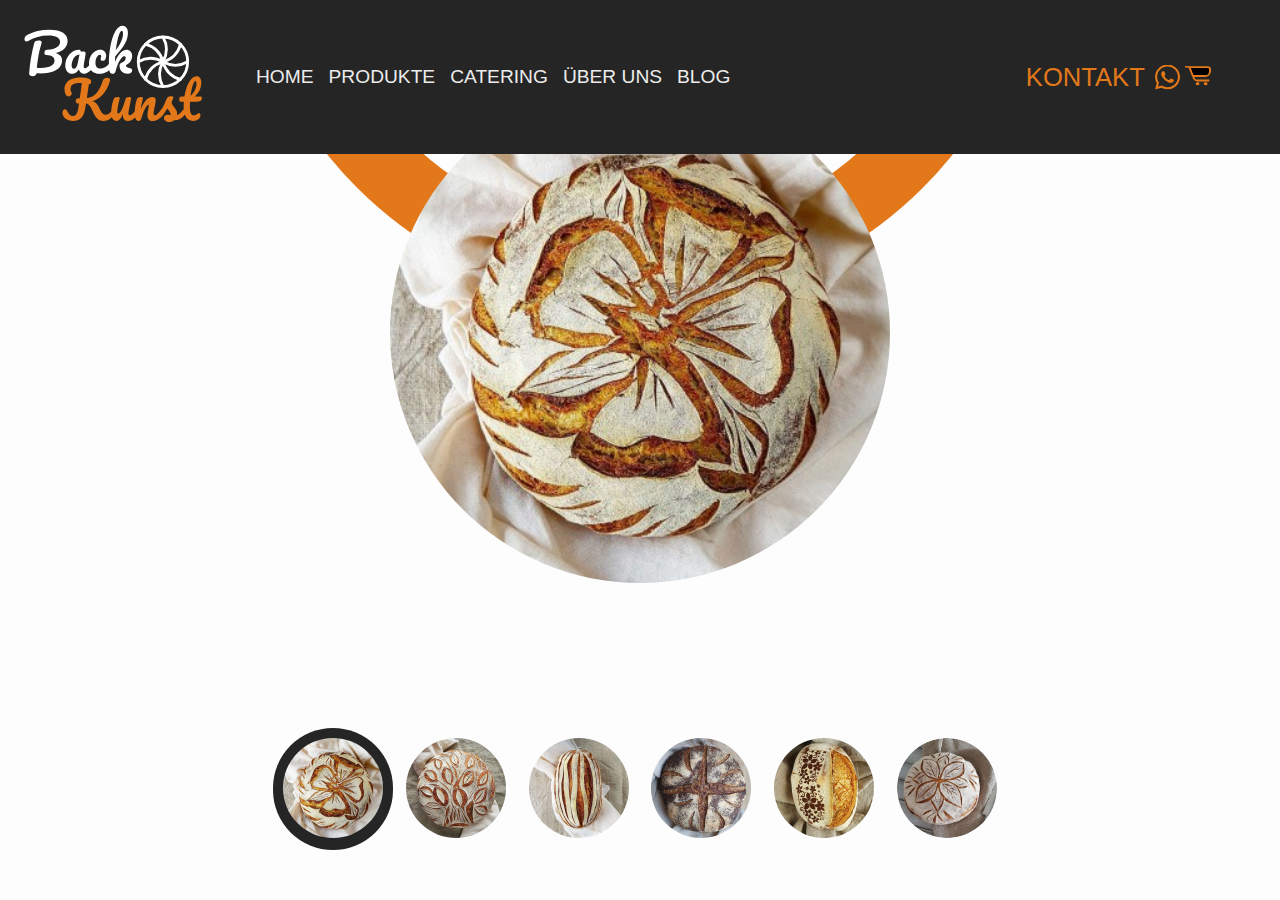
<file: Desktop/Studying/SAE/GRUPPENARBEIT/Backery/CODE/bread.html>
<!DOCTYPE html>
<html lang="en">
<head>
    <meta charset="UTF-8">
    <meta name="viewport" content="width=device-width, initial-scale=1.0">
    <link rel="stylesheet" href="styles.css">
    <script src="script.js"></script>
    
    <title>Bakkunst</title>
</head>

  
<header class="header">

  <div class="logo-container">
            <a href="index.html">
              <img src="icons/Logo-in-weiß.svg" alt="Logo" class="logo">
            </a>
          </div>

  <div class="nav-container">

      <a href="index.html" class="nav-link" id="home-link">HOME</a>

      <div class="dropdown" id="dropdown">
          <a href="#delicacies">Köstlichkeiten</a>
          <a href="/fresh_dishes.html">Frische Produkte</a>
      </div>
      <a href="index.html#products" class="nav-link">PRODUKTE</a>
      <a href="catering.html" class="nav-link">CATERING</a>
      <a href="#" class="nav-link">ÜBER UNS</a>
      <a href="blog.html" class="nav-link">BLOG</a>
  </div>

  <div class="contact-container">
    <a href="#" class="contact-link">KONTAKT</a>
    <img src="icons/whatsupp.svg" alt="Whatsapp" class="whatsapp-icon">
    <a href="order.html" class="cart-link">
        <img src="icons/basket.svg" alt="Cart" class="cart-icon">
      </a>
</div>

  <div class="burger-menu">
      <div class="bar"></div>
      <div class="bar"></div>
      <div class="bar"></div>
  </div>

</header>





<body>


    <div class="slideshow">
      <div class="carousel">
        <div class="slide active">
          <img src="img/bread_1.jpg" />
        </div>
        <div class="slide">
          <img src="img/bread_2.jpg" />
        </div>
        <div class="slide">
          <img src="img/bread_3.jpg" />
        </div>
        <div class="slide">
          <img src="img/bread_4.jpg" />
        </div>
        <div class="slide">
            <img src="img/bread_5.jpg" />
          </div>
          <div class="slide">
            <img src="img/bread_6.jpg" />
          </div>
      </div>

      <div class="controls">
        <a href="#" data-index="1" class="active">
          <img src="img/bread_1.jpg" />
        </a>
        <a href="#" data-index="2">
          <img src="img/bread_2.jpg" />
        </a>
        <a href="#" data-index="3">
          <img src="img/bread_3.jpg" />
        </a>
        <a href="#" data-index="4">
          <img src="img/bread_4.jpg" />
        </a>
        <a href="#" data-index="5">
            <img src="img/bread_5.jpg" />
          </a>
       <a href="#" data-index="6">
            <img src="img/bread_6.jpg" />
       </a>
      </div>

    </div>

 

    <style>
* {
  margin: 0;
  padding: 0;
  box-sizing: border-box;
}

html {
  font-size: 62.5%;
}

.slideshow {
  height: 100vh;
  background-color: rgb(253, 253, 253);
  display: flex;
  flex-direction: column;
  justify-content: space-around;
  align-items: center;
  overflow: hidden;
}

.carousel {
  width: 80rem;
  height: 80rem;
  border: 7rem solid#E2781A;
  border-radius: 100%;
  display: flex;
  justify-content: center;
  align-items: center;
  position: relative;
  top: -55%;
  flex-shrink: 0;
  transition: rotate 1s;
}

.slide {
  width: 20rem;
  position: absolute;
  z-index: 1;
  opacity: 0;
  transition: opacity 0.5s; 
}

.slide.active {
  z-index: 2; 
  opacity: 1;
}

.slide:nth-child(-n+4) {
  z-index: 0;
}

.slide:nth-child(1) {
  bottom: -20rem;
  z-index: 1;
}

.slide:nth-child(2) {
  left: -20rem;
 
}

.slide:nth-child(3) {
  top: -20rem;

}

.slide:nth-child(4) {
  right: -20rem;

}

.slide:nth-child(5) {
  bottom: -20rem;


}

.slide:nth-child(6) {
  left: -20rem;

}

.slide.active img {
  transform: scale(2.5);
  transition: transform 0.5s 0.5s;
}

.slide img {
  width: 100%;
  object-fit: cover;
  transition: transform 0.5s;
  border-radius: 50%; 
}

.controls {
  position: sticky;
  bottom: 5rem;
}

.controls a {
  padding: 1rem;
  display: inline-block;
  cursor: pointer;
  border-radius: 10rem;
  transition: background-color 1s;
}

.controls a.active {
  background-color: #252525;
}

.controls img {
  width: 10rem;
  border-radius: 50%;
}
.header {
    position: fixed;
    top: 0;
    width: 100%;
    background-color: #252525;
    transition: top 0.3s; 
    z-index: 1000; 
}

.hidden {
    top: -100px; 
}


    </style>

    <script>

const carousel = document.querySelector(".carousel");
const slides = document.querySelectorAll(".slide");
const controlLinks = document.querySelectorAll(".controls a");

let i = 0,
  j = 1,
  intervalId;

const intervalFn = () => {
  intervalId = setInterval(() => {
    carousel.style.rotate = `-${++i * 90}deg`;

    document.querySelector(".slide.active").classList.remove("active");
    const activeSlide = document.querySelector(`.slide:nth-child(${++j})`);
    activeSlide.classList.add("active");

    document.querySelector("a.active").classList.remove("active");
    const activeLink = document.querySelector(`.controls a:nth-child(${j})`);
    activeLink.classList.add("active");

    j === 6 && (j = 0);
  }, 4000);
};

intervalFn();

controlLinks.forEach((control) => {
  control.addEventListener("click", () => {
    clearInterval(intervalId);
    carousel.style.rotate = `-${
      (i - j + Number(control.dataset.index)) * 90
    }deg`;

    document.querySelector(".slide.active").classList.remove("active");
    const activeSlide = document.querySelector(
      `.slide:nth-child(${control.dataset.index})`
    );
    activeSlide.classList.add("active");

    document.querySelector("a.active").classList.remove("active");
    control.classList.add("active");
  });
});

carousel.addEventListener("mouseenter", () => {
  clearInterval(intervalId);
  console.log("Pause");
});

carousel.addEventListener("mouseleave", () => {
  intervalFn();
  console.log("Play");
});



    </script>


</body>
</html>
</file>
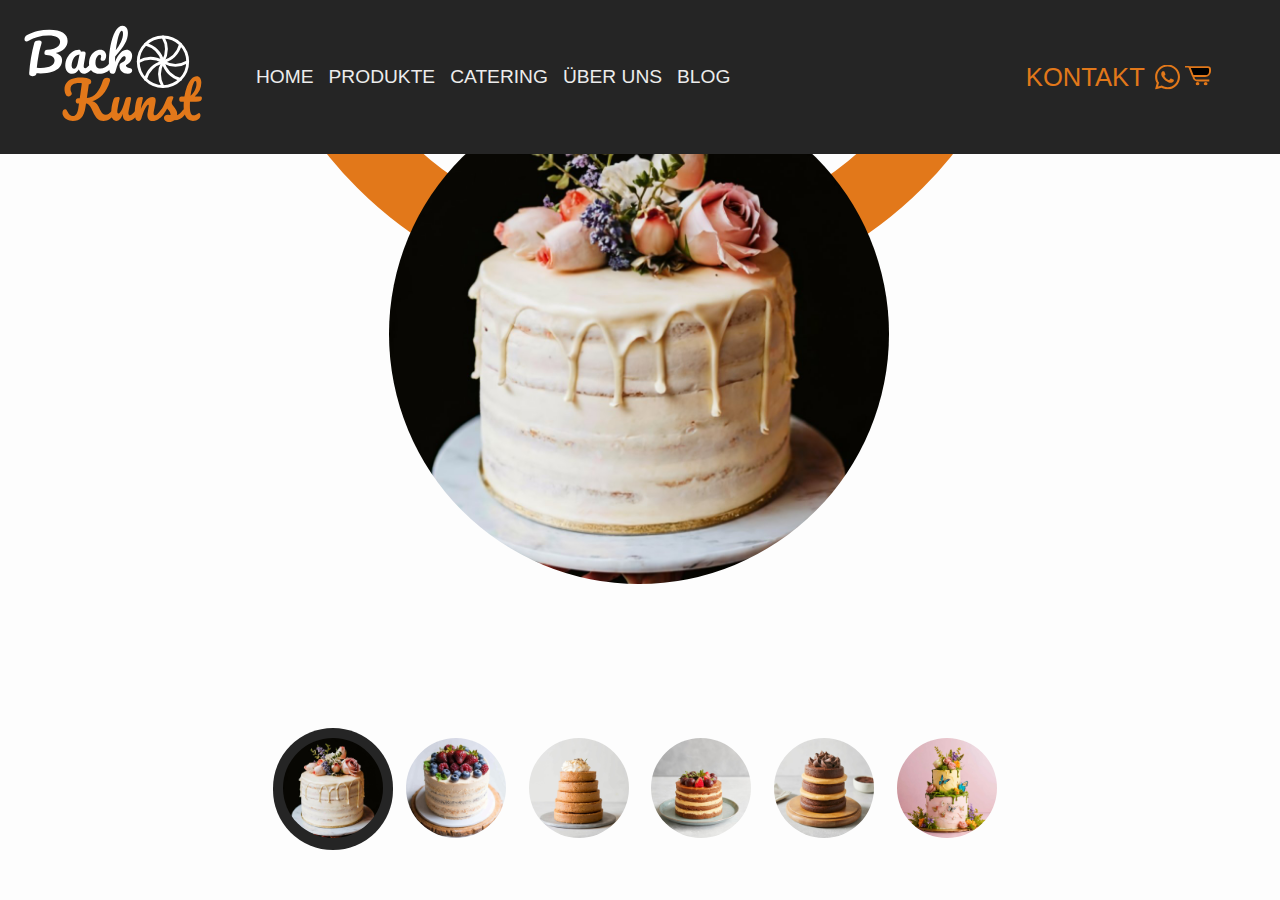
<file: Desktop/Studying/SAE/GRUPPENARBEIT/Backery/CODE/cakes.html>
<!DOCTYPE html>
<html lang="en">
<head>
    <meta charset="UTF-8">
    <meta name="viewport" content="width=device-width, initial-scale=1.0">
    <link rel="stylesheet" href="styles.css">
    <script src="script.js"></script>
    
    <title>Bakkunst</title>
</head>

  
<header class="header">

  <div class="logo-container">
            <a href="index.html">
              <img src="icons/Logo-in-weiß.svg" alt="Logo" class="logo">
            </a>
          </div>
          
  <div class="nav-container">

      <a href="index.html" class="nav-link" id="home-link">HOME</a>

      <div class="dropdown" id="dropdown">
          <a href="#delicacies">Köstlichkeiten</a>
          <a href="/fresh_dishes.html">Frische Produkte</a>
      </div>
      <a href="index.html#products" class="nav-link">PRODUKTE</a>
      <a href="catering.html" class="nav-link">CATERING</a>
      <a href="#" class="nav-link">ÜBER UNS</a>
      <a href="blog.html" class="nav-link">BLOG</a>
  </div>

  <div class="contact-container">
    <a href="#" class="contact-link">KONTAKT</a>
    <img src="icons/whatsupp.svg" alt="Whatsapp" class="whatsapp-icon">
    <a href="order.html" class="cart-link">
        <img src="icons/basket.svg" alt="Cart" class="cart-icon">
      </a>
</div>

  <div class="burger-menu">
      <div class="bar"></div>
      <div class="bar"></div>
      <div class="bar"></div>
  </div>

</header>





<body>


    <div class="slideshow">
      <div class="carousel">
        <div class="slide active">
          <img src="img/cake_1.jpg" />
        </div>
        <div class="slide">
          <img src="img/cake_2.jpg" />
        </div>
        <div class="slide">
          <img src="img/cake_3.jpg" />
        </div>
        <div class="slide">
          <img src="img/cake_4.jpg" />
        </div>
        <div class="slide">
            <img src="img/cake_5.jpg" />
          </div>
          <div class="slide">
            <img src="img/cake_6.jpg" />
          </div>
      </div>

      <div class="controls">
        <a href="#" data-index="1" class="active">
          <img src="img/cake_1.jpg" />
        </a>
        <a href="#" data-index="2">
          <img src="img/cake_2.jpg" />
        </a>
        <a href="#" data-index="3">
          <img src="img/cake_3.jpg" />
        </a>
        <a href="#" data-index="4">
          <img src="img/cake_4.jpg" />
        </a>
        <a href="#" data-index="5">
            <img src="img/cake_5.jpg" />
          </a>
       <a href="#" data-index="6">
            <img src="img/cake_6.jpg" />
       </a>
      </div>

    </div>

 

    <style>
* {
  margin: 0;
  padding: 0;
  box-sizing: border-box;
}

html {
  font-size: 62.5%;
}

.slideshow {
  height: 100vh;
  background-color: rgb(253, 253, 253);
  display: flex;
  flex-direction: column;
  justify-content: space-around;
  align-items: center;
  overflow: hidden;
}

.carousel {
  width: 80rem;
  height: 80rem;
  border: 7rem solid#E2781A;
  border-radius: 100%;
  display: flex;
  justify-content: center;
  align-items: center;
  position: relative;
  top: -55%;
  flex-shrink: 0;
  transition: rotate 1s;
}

.slide {
  width: 20rem;
  position: absolute;
  z-index: 1;
  opacity: 0;
  transition: opacity 0.5s; 
}

.slide.active {
  z-index: 2; 
  opacity: 1;
  
}

.slide:nth-child(-n+4) {
  z-index: 0;
}

.slide:nth-child(1) {
  bottom: -20rem;
  z-index: 1;
  transform: rotate(-90deg);
  
}

.slide:nth-child(2) {
  left: -20rem;
 
}

.slide:nth-child(3) {
  top: -20rem;
  transform:  rotate(90deg);

}

.slide:nth-child(4) {
  right: -20rem;
  transform:  rotate(180deg);

}

.slide:nth-child(5) {
  bottom: -20rem;
  transform:  rotate(269deg);

}

.slide:nth-child(6) {
  left: -20rem;

}

.slide.active img {
  transform: scale(2.5) rotate(90deg); 
  transition: transform 0.5s 0.5s;
}

.slide img {
  width: 100%;
  object-fit: cover;
  transform: none;
  border-radius: 50%; 
}

.controls {
  position: sticky;
  bottom: 5rem;
}

.controls a {
  padding: 1rem;
  display: inline-block;
  cursor: pointer;
  border-radius: 10rem;
  transition: background-color 1s;
}

.controls a.active {
  background-color: #252525;
}

.controls img {
  width: 10rem;
  border-radius: 50%;
}
.header {
    position: fixed;
    top: 0;
    width: 100%;
    background-color: #252525;
    transition: top 0.3s; 
    z-index: 1000; 
}

.hidden {
    top: -100px; 
}


    </style>

    <script>

const carousel = document.querySelector(".carousel");
const slides = document.querySelectorAll(".slide");
const controlLinks = document.querySelectorAll(".controls a");

let i = 0,
  j = 1,
  intervalId;

const intervalFn = () => {
  intervalId = setInterval(() => {
    carousel.style.rotate = `-${++i * 90}deg`;

    document.querySelector(".slide.active").classList.remove("active");
    const activeSlide = document.querySelector(`.slide:nth-child(${++j})`);
    activeSlide.classList.add("active");

    document.querySelector("a.active").classList.remove("active");
    const activeLink = document.querySelector(`.controls a:nth-child(${j})`);
    activeLink.classList.add("active");

    j === 6 && (j = 0);
  }, 4000);
};

intervalFn();

controlLinks.forEach((control) => {
  control.addEventListener("click", () => {
    clearInterval(intervalId);
    carousel.style.rotate = `-${
      (i - j + Number(control.dataset.index)) * 90
    }deg`;

    document.querySelector(".slide.active").classList.remove("active");
    const activeSlide = document.querySelector(
      `.slide:nth-child(${control.dataset.index})`
    );
    activeSlide.classList.add("active");

    document.querySelector("a.active").classList.remove("active");
    control.classList.add("active");
  });
});

carousel.addEventListener("mouseenter", () => {
  clearInterval(intervalId);
  console.log("Pause");
});

carousel.addEventListener("mouseleave", () => {
  intervalFn();
  console.log("Play");
});



    </script>


</body>
</html>
</file>
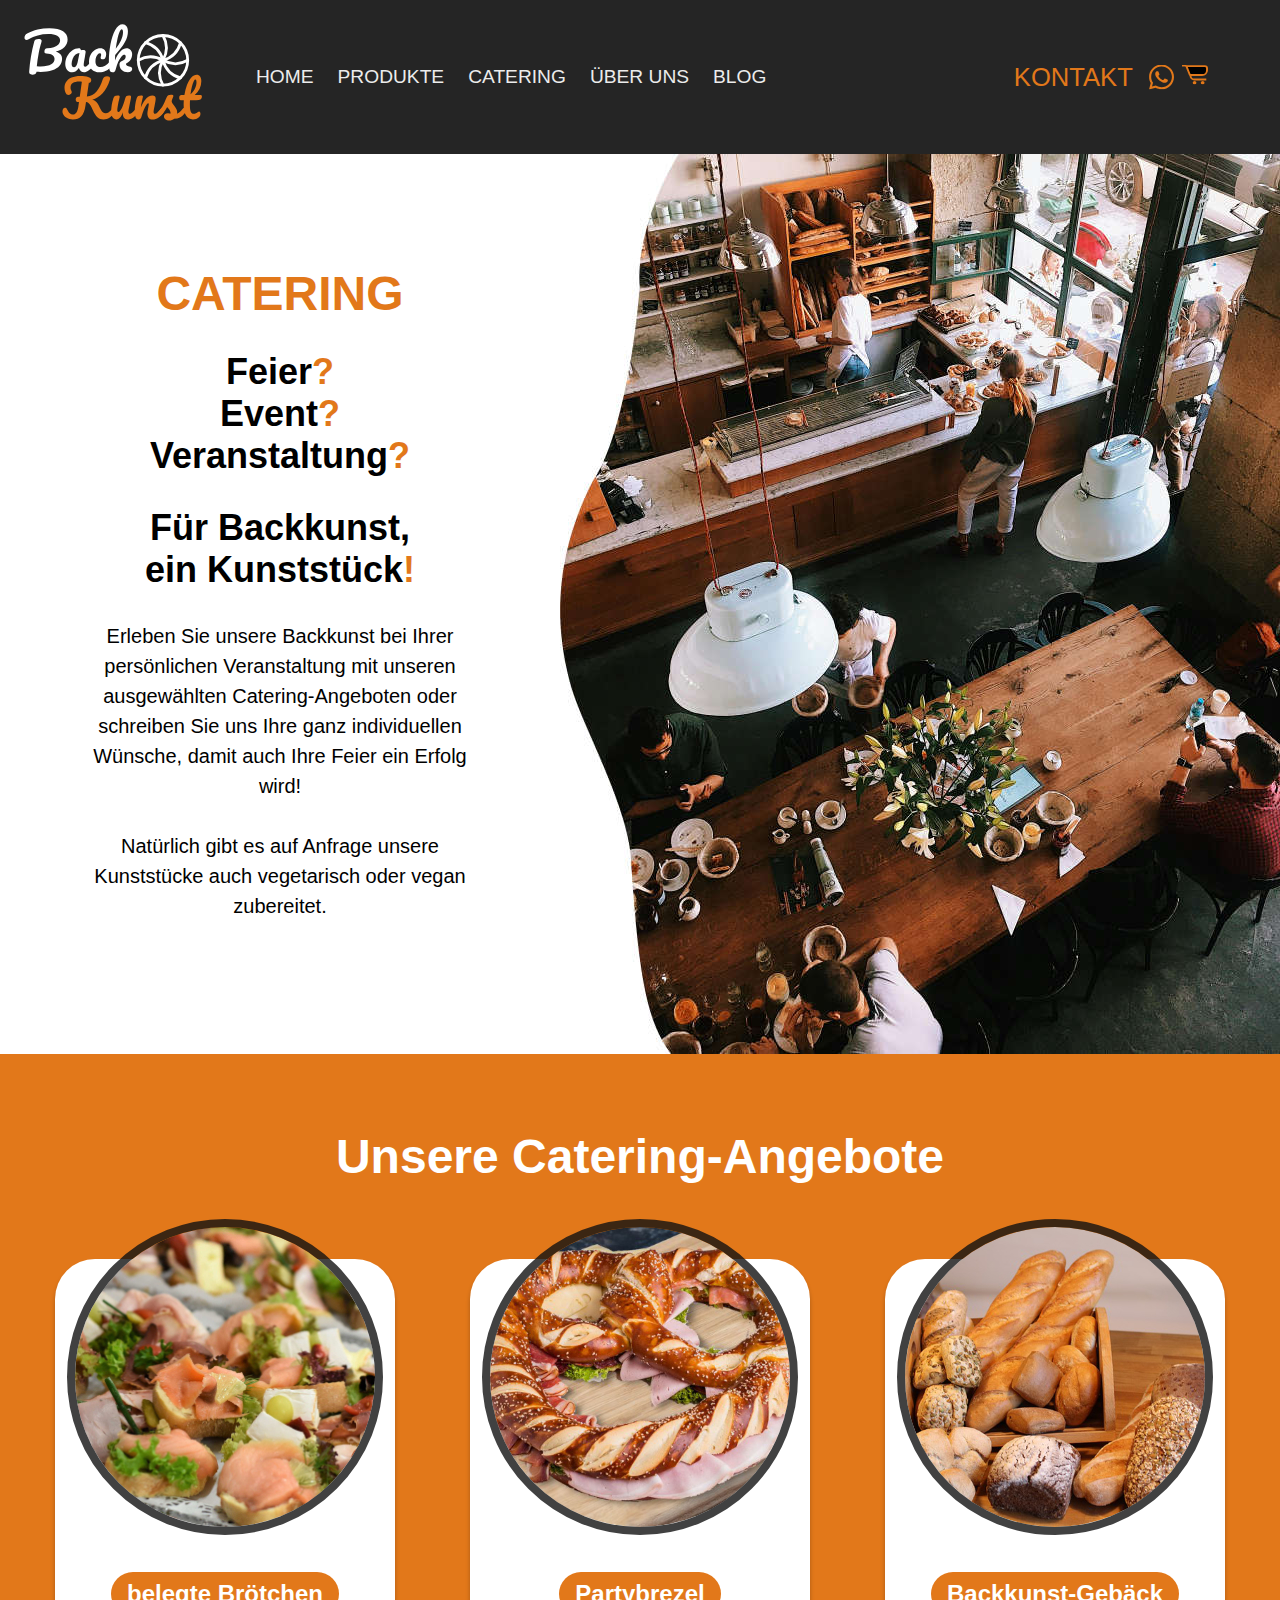
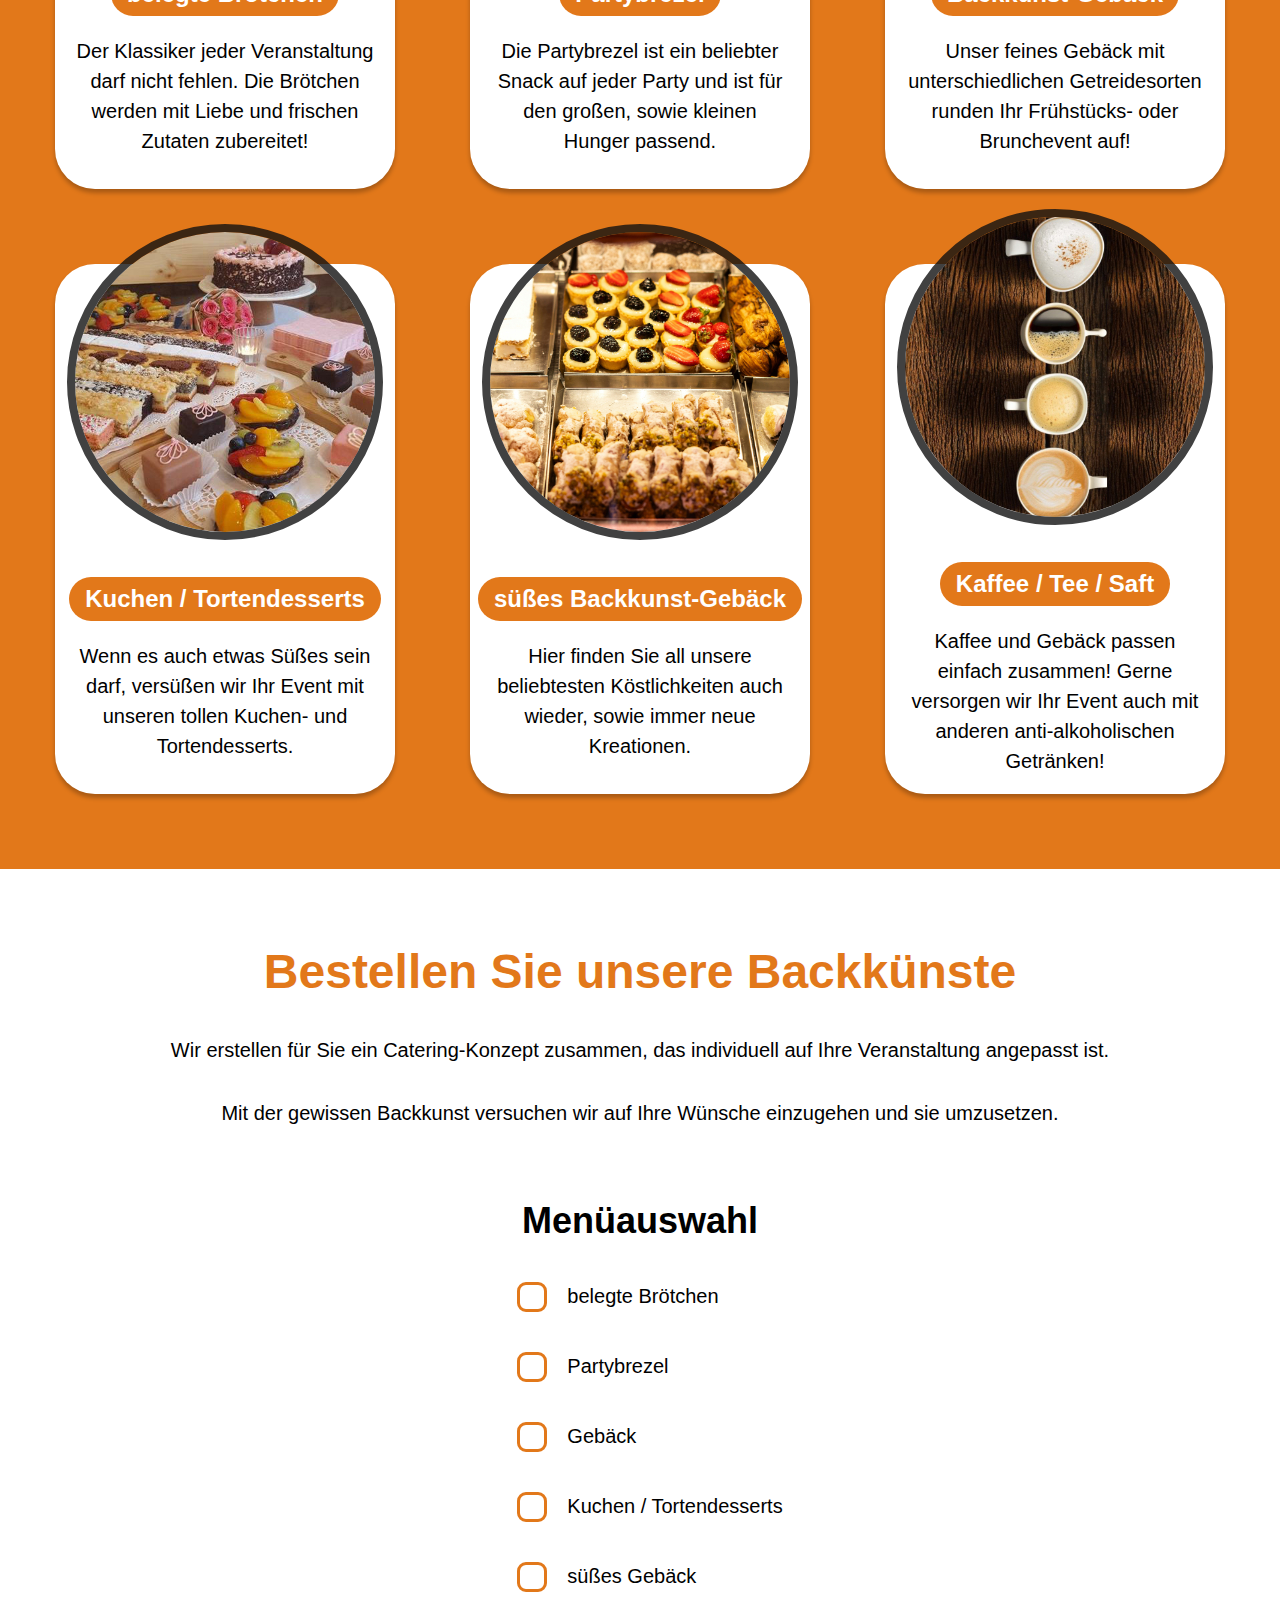
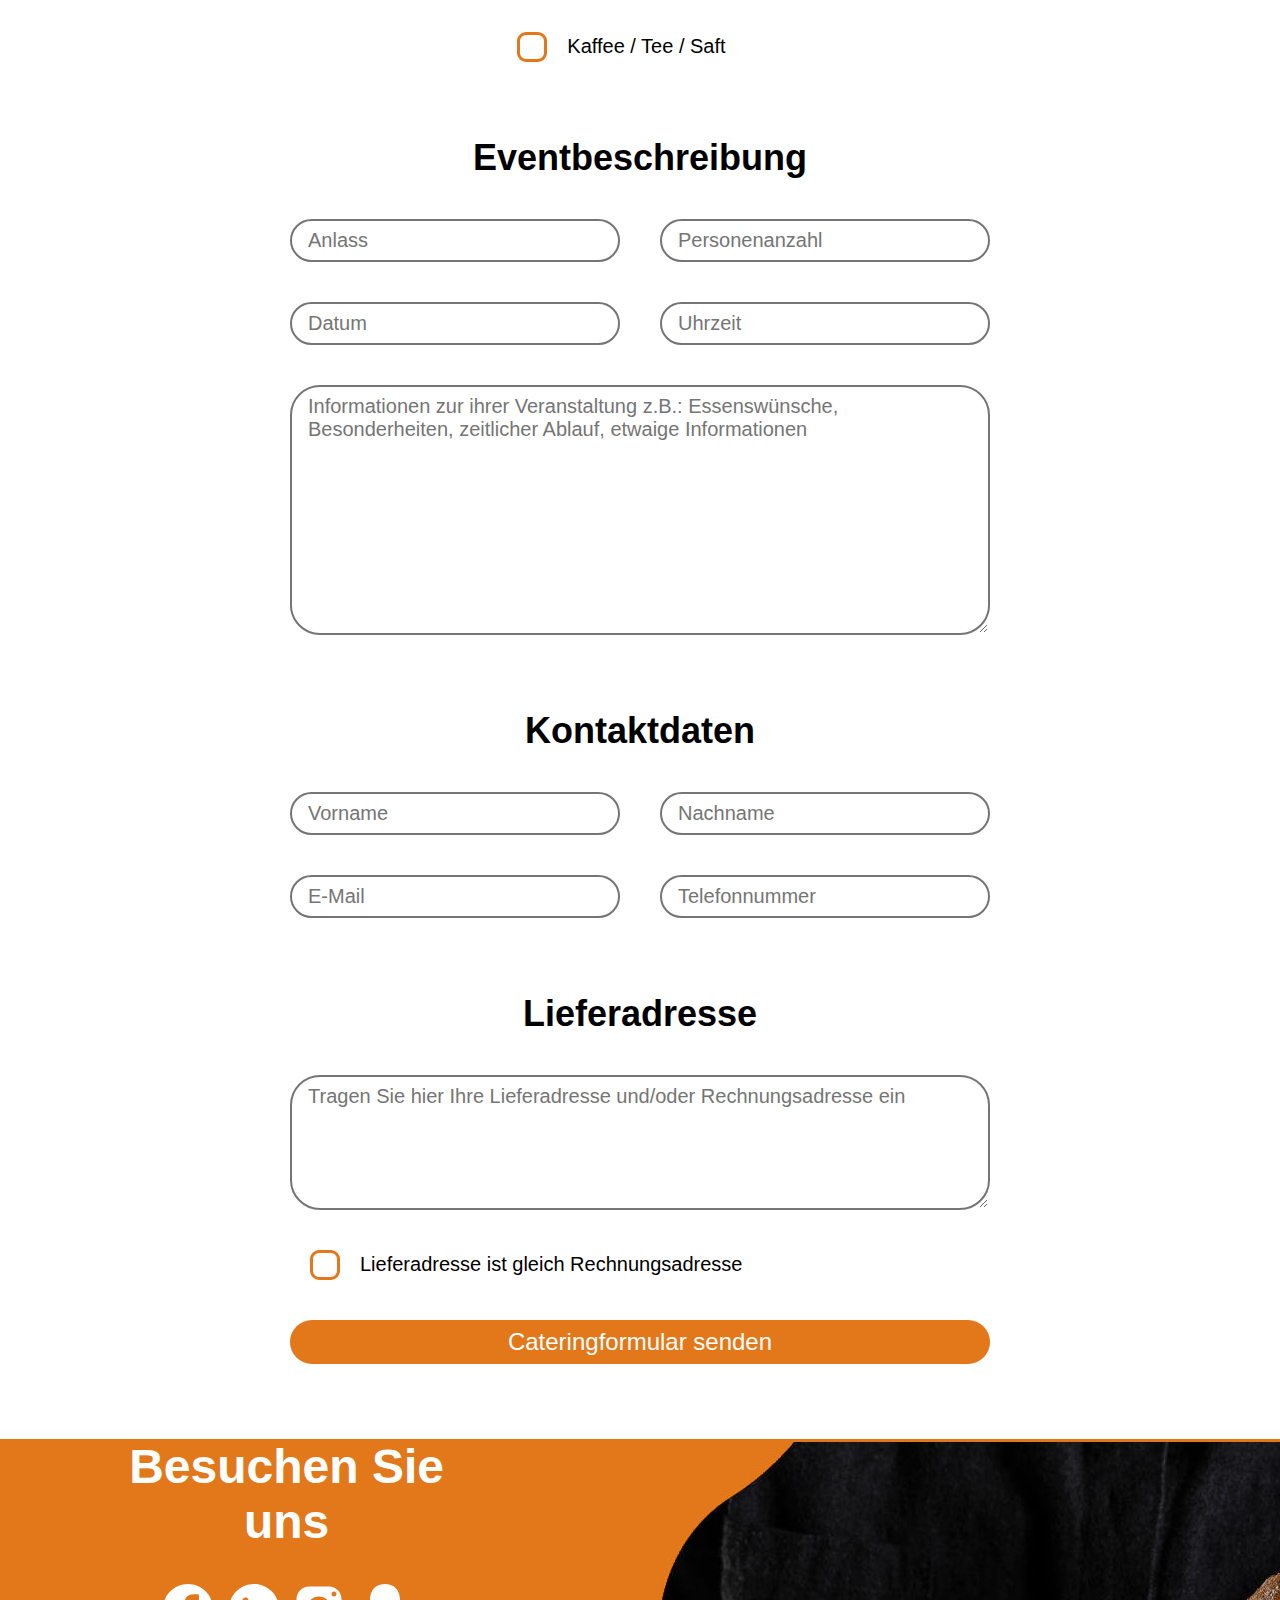
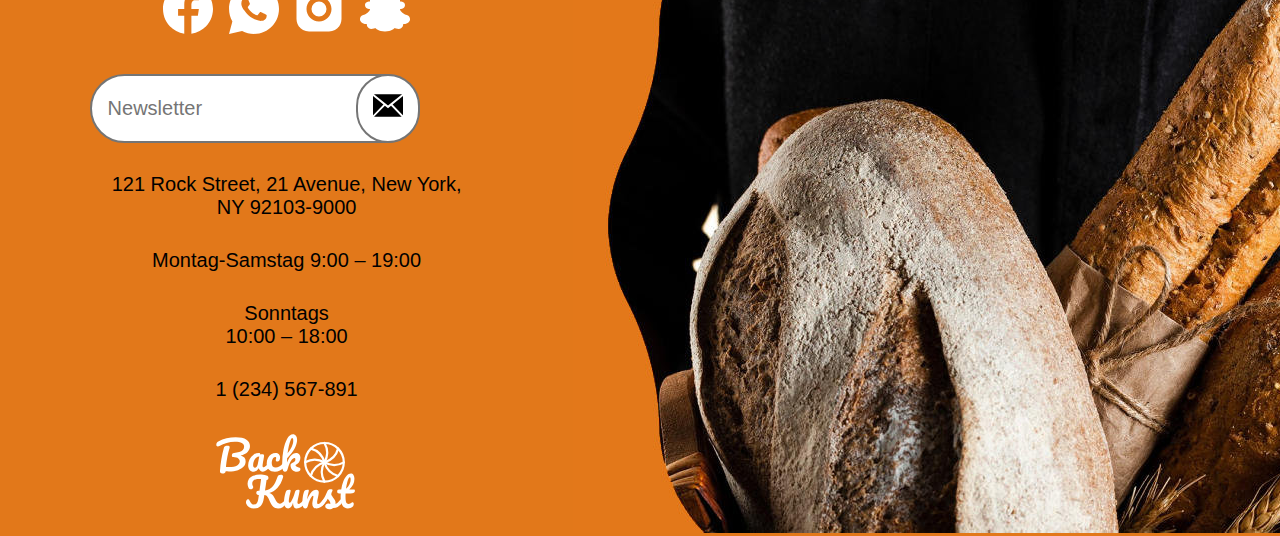
<file: Desktop/Studying/SAE/GRUPPENARBEIT/Backery/CODE/catering.html>
<!DOCTYPE html>
<html lang="de">
    <head>
        <meta charset="UTF-8" />
        <meta name="viewport" content="width=device-width, initial-scale=1.0" />
        <link rel="stylesheet" href="styles.css">
        <script src="script.js"></script>
        <title>Catering</title>
        <link rel="stylesheet" href="blog_catering.css" />
        <link rel="stylesheet" href="media-queries_blog_catering.css" />
    </head>
    <body>



        <header class="header">

            <div class="logo-container">
            <a href="index.html">
              <img src="icons/Logo-in-weiß.svg" alt="Logo" class="logo">
            </a>
          </div>
        
            <div class="nav-container">
        
                <a href="index.html" class="nav-link" id="home-link">HOME</a>
    
                <div class="dropdown" id="dropdown">
                    <a href="#delicacies">Köstlichkeiten</a>
                    <a href="/fresh_dishes.html">Frische Produkte</a>
                </div>
                <a href="index.html#products" class="nav-link">PRODUKTE</a>
                <a href="catering.html" class="nav-link">CATERING</a>
                <a href="#" class="nav-link">ÜBER UNS</a>
                <a href="blog.html" class="nav-link">BLOG</a>
            </div>
        
            <div class="contact-container">
                <a href="#" class="contact-link">KONTAKT</a>
                <img src="icons/whatsupp.svg" alt="Whatsapp" class="whatsapp-icon">
                <a href="order.html" class="cart-link">
                    <img src="icons/basket.svg" alt="Cart" class="cart-icon">
                  </a>
            </div>
    
            <div class="burger-menu">
                <div class="bar"></div>
                <div class="bar"></div>
                <div class="bar"></div>
            </div>
        </header>



        <main>
            <section class="catering-intro">
                <div class="intro-wrapper">
                    <div class="intro-container">
                        <h1 class="style-h1 color-orange">CATERING</h1>
                        <p class="sub-heading">
                            Feier<span class="color-orange">?</span><br />
                            Event<span class="color-orange">?</span><br />
                            Veranstaltung<span class="color-orange">?</span
                            ><br />
                        </p>
                        <p class="sub-heading">
                            Für Backkunst,<br />
                            ein Kunststück<span class="color-orange">!</span>
                        </p>
                        <p>
                            Erleben Sie unsere Backkunst bei Ihrer persönlichen
                            Veranstaltung mit unseren ausgewählten
                            Catering-Angeboten oder schreiben Sie uns Ihre ganz
                            individuellen Wünsche, damit auch Ihre Feier ein
                            Erfolg wird!
                        </p>
                        <p>
                            Natürlich gibt es auf Anfrage unsere Kunststücke
                            auch vegetarisch oder vegan zubereitet.
                        </p>
                    </div>
                    <img
                        src="catering/intro/catering-event.jpg"
                        alt=""
                        class="desktop-img"
                    />
                    <img
                        src="catering/intro/catering-event-mobile.jpg"
                        alt=""
                        class="mobile-img"
                    />
                </div>
            </section>
            <section class="catering-offers">
                <h2 class="style-h2 color-white">Unsere Catering-Angebote</h2>
                <div class="offers-container">
                    <div class="offers-card">
                        <div class="offers-img">
                            <img
                                src="catering/offers/belegte-broetchen.jpg"
                                alt=""
                            />
                        </div>
                        <h3 class="card-style-h3">belegte Brötchen</h3>
                        <div class="card-text">
                            <p>
                                Der Klassiker jeder Veranstaltung darf nicht
                                fehlen. Die Brötchen werden mit Liebe und
                                frischen Zutaten zubereitet!
                            </p>
                        </div>
                    </div>
                    <div class="offers-card">
                        <div class="offers-img">
                            <img
                                src="catering/offers/partybrezel.jpg"
                                alt=""
                            />
                        </div>
                        <h3 class="card-style-h3">Partybrezel</h3>
                        <div class="card-text">
                            <p>
                                Die Partybrezel ist ein beliebter Snack auf
                                jeder Party und ist für den großen, sowie
                                kleinen Hunger passend.
                            </p>
                        </div>
                    </div>
                    <div class="offers-card">
                        <div class="offers-img">
                            <img
                                src="catering/offers/gebaeck.jpg"
                                alt=""
                            />
                        </div>
                        <h3 class="card-style-h3">Backkunst-Gebäck</h3>
                        <div class="card-text">
                            <p>
                                Unser feines Gebäck mit unterschiedlichen
                                Getreidesorten runden Ihr Frühstücks- oder
                                Brunchevent auf!
                            </p>
                        </div>
                    </div>
                </div>
                <div class="offers-container">
                    <div class="offers-card">
                        <div class="offers-img">
                            <img
                                src="catering/offers/suesses-catering.jpg"
                                alt=""
                            />
                        </div>
                        <h3 class="card-style-h3">Kuchen / Tortendesserts</h3>
                        <div class="card-text">
                            <p>
                                Wenn es auch etwas Süßes sein darf, versüßen wir
                                Ihr Event mit unseren tollen Kuchen- und
                                Tortendesserts.
                            </p>
                        </div>
                    </div>
                    <div class="offers-card">
                        <div class="offers-img">
                            <img
                                src="catering/offers/suesses-gebaeck.jpg"
                                alt=""
                            />
                        </div>
                        <h3 class="card-style-h3">süßes Backkunst-Gebäck</h3>
                        <div class="card-text">
                            <p>
                                Hier finden Sie all unsere beliebtesten
                                Köstlichkeiten auch wieder, sowie immer neue
                                Kreationen.
                            </p>
                        </div>
                    </div>
                    <div class="offers-card">
                        <div class="offers-img">
                            <img
                                src="catering/offers/kaffee.jpg"
                                alt=""
                            />
                        </div>
                        <h3 class="card-style-h3">Kaffee / Tee / Saft</h3>
                        <div class="card-text">
                            <p>
                                Kaffee und Gebäck passen einfach zusammen! Gerne
                                versorgen wir Ihr Event auch mit anderen
                                anti-alkoholischen Getränken!
                            </p>
                        </div>
                    </div>
                </div>
            </section>
            <section class="catering-form">
                <div class="form-intro">
                    <h2 class="style-h2">Bestellen Sie unsere Backkünste</h2>
                    <p>
                        Wir erstellen für Sie ein Catering-Konzept zusammen, das
                        individuell auf Ihre Veranstaltung angepasst ist.
                    </p>
                    <p>
                        Mit der gewissen Backkunst versuchen wir auf Ihre
                        Wünsche einzugehen und sie umzusetzen.
                    </p>
                </div>
                <div class="menu-selection">
                    <h3 class="style-h3">Menüauswahl</h3>
                    <div class="checkbox-container">
                        <label class="checkbox-label" for="checkbox1">
                            <input
                                class="checkbox-style"
                                type="checkbox"
                                id="checkbox1"
                            />
                            belegte Brötchen
                        </label>

                        <label class="checkbox-label" for="checkbox2">
                            <input
                                class="checkbox-style"
                                type="checkbox"
                                id="checkbox2"
                            />
                            Partybrezel
                        </label>

                        <label class="checkbox-label" for="checkbox3">
                            <input
                                class="checkbox-style"
                                type="checkbox"
                                id="checkbox3"
                            />
                            Gebäck
                        </label>

                        <label class="checkbox-label" for="checkbox4">
                            <input
                                class="checkbox-style"
                                type="checkbox"
                                id="checkbox4"
                            />
                            Kuchen / Tortendesserts
                        </label>

                        <label class="checkbox-label" for="checkbox5">
                            <input
                                class="checkbox-style"
                                type="checkbox"
                                id="checkbox5"
                            />
                            süßes Gebäck
                        </label>

                        <label class="checkbox-label" for="checkbox6">
                            <input
                                class="checkbox-style"
                                type="checkbox"
                                id="checkbox6"
                            />
                            Kaffee / Tee / Saft
                        </label>
                    </div>
                </div>

                <div class="form-container">
                    <h3 class="style-h3">Eventbeschreibung</h3>
                    <div class="input-container">
                        <div class="input-fields">
                            <div class="input-row">
                                <input
                                    class="input-style"
                                    type="text"
                                    name="Anlass"
                                    placeholder="Anlass"
                                    required
                                />
                                <input
                                    class="input-style"
                                    type="text"
                                    name="Personenanzahl"
                                    placeholder="Personenanzahl"
                                    required
                                />
                            </div>
                            <div class="input-row">
                                <input
                                    class="input-style"
                                    type="text"
                                    name="Datum"
                                    placeholder="Datum"
                                    required
                                />
                                <input
                                    class="input-style"
                                    type="text"
                                    name="Uhrzeit"
                                    placeholder="Uhrzeit"
                                    required
                                />
                            </div>
                            <textarea
                                class="textarea-style"
                                name="Beschreibung"
                                placeholder="Informationen zur ihrer Veranstaltung z.B.: Essenswünsche, Besonderheiten, zeitlicher Ablauf, etwaige Informationen"
                                rows="10"
                            ></textarea>
                        </div>
                    </div>
                </div>
                <div class="form-container">
                    <h3 class="style-h3">Kontaktdaten</h3>
                    <div class="input-container">
                        <div class="input-fields">
                            <div class="input-row">
                                <input
                                    class="input-style"
                                    type="text"
                                    name="Vorname"
                                    placeholder="Vorname"
                                    required
                                />
                                <input
                                    class="input-style"
                                    type="text"
                                    name="Nachname"
                                    placeholder="Nachname"
                                    required
                                />
                            </div>
                            <div class="input-row">
                                <input
                                    class="input-style"
                                    type="email"
                                    name="E-Mail"
                                    placeholder="E-Mail"
                                    required
                                />
                                <input
                                    class="input-style"
                                    type="tel"
                                    name="Telefonnummer"
                                    placeholder="Telefonnummer"
                                />
                            </div>
                        </div>
                    </div>
                </div>
                <div class="form-container">
                    <h3 class="style-h3">Lieferadresse</h3>
                    <div class="input-container">
                        <div class="input-fields stretch">
                            <textarea
                                class="textarea-style"
                                name="Lieferadresse/Rechnungsadresse"
                                placeholder="Tragen Sie hier Ihre Lieferadresse und/oder Rechnungsadresse ein"
                                rows="5"
                            ></textarea>

                            <div class="checkbox-container">
                                <label class="checkbox-label" for="checkbox7">
                                    <input
                                        class="checkbox-style"
                                        type="checkbox"
                                        id="checkbox7"
                                    />
                                    Lieferadresse ist gleich Rechnungsadresse
                                </label>
                            </div>
                            <a href="#">
                                <button class="submit-btn">
                                    Cateringformular senden
                                </button>
                            </a>
                        </div>
                    </div>
                </div>
            </section>
        </main>
        <footer>
            <div class="footer-wrapper">
                <div class="footer-container">
                    <h2 class="style-h2 color-white">Besuchen Sie uns</h2>
                    <div class="socials">
                        <img src="icons/icons8-facebook.svg" alt="">
                        <img src="icons/icons8-whatsapp.svg" alt="">
                        <img src="icons/icons8-instagram.svg" alt="">
                        <img src="icons/icons8-snapchat.svg" alt="">
                    </div>
                    <div class="newsletter-input">
                        <input
                            class="input-style"
                            type="email"
                            name="Newsletter"
                            placeholder="Newsletter"
                        />
                        <div class="mail-btn">
                            <img src="icons/mail.svg" alt="" class="mail-icon">
                        </div>
                    </div>
                    <div class="contact-info">
                        <p>
                            121 Rock Street, 21 Avenue, New York,<br />
                            NY 92103-9000
                        </p>
                        <p>Montag-Samstag 9:00 – 19:00</p>
                        <p>Sonntags <br/> 10:00 – 18:00</p>
                        <p>1 (234) 567-891</p>
                    </div>
                    <img src="icons/weisses-logo.svg" alt="brand logo" class="footer-logo" />
                </div>
                <img src="img/footer/footer-desktop.jpg" alt="" class="footer-img-desktop" />
                <img src="img/footer/footer-mobile.jpg" alt="" class="footer-img-mobile" />
            </div>
        </footer>
    </body>
</html>
</file>
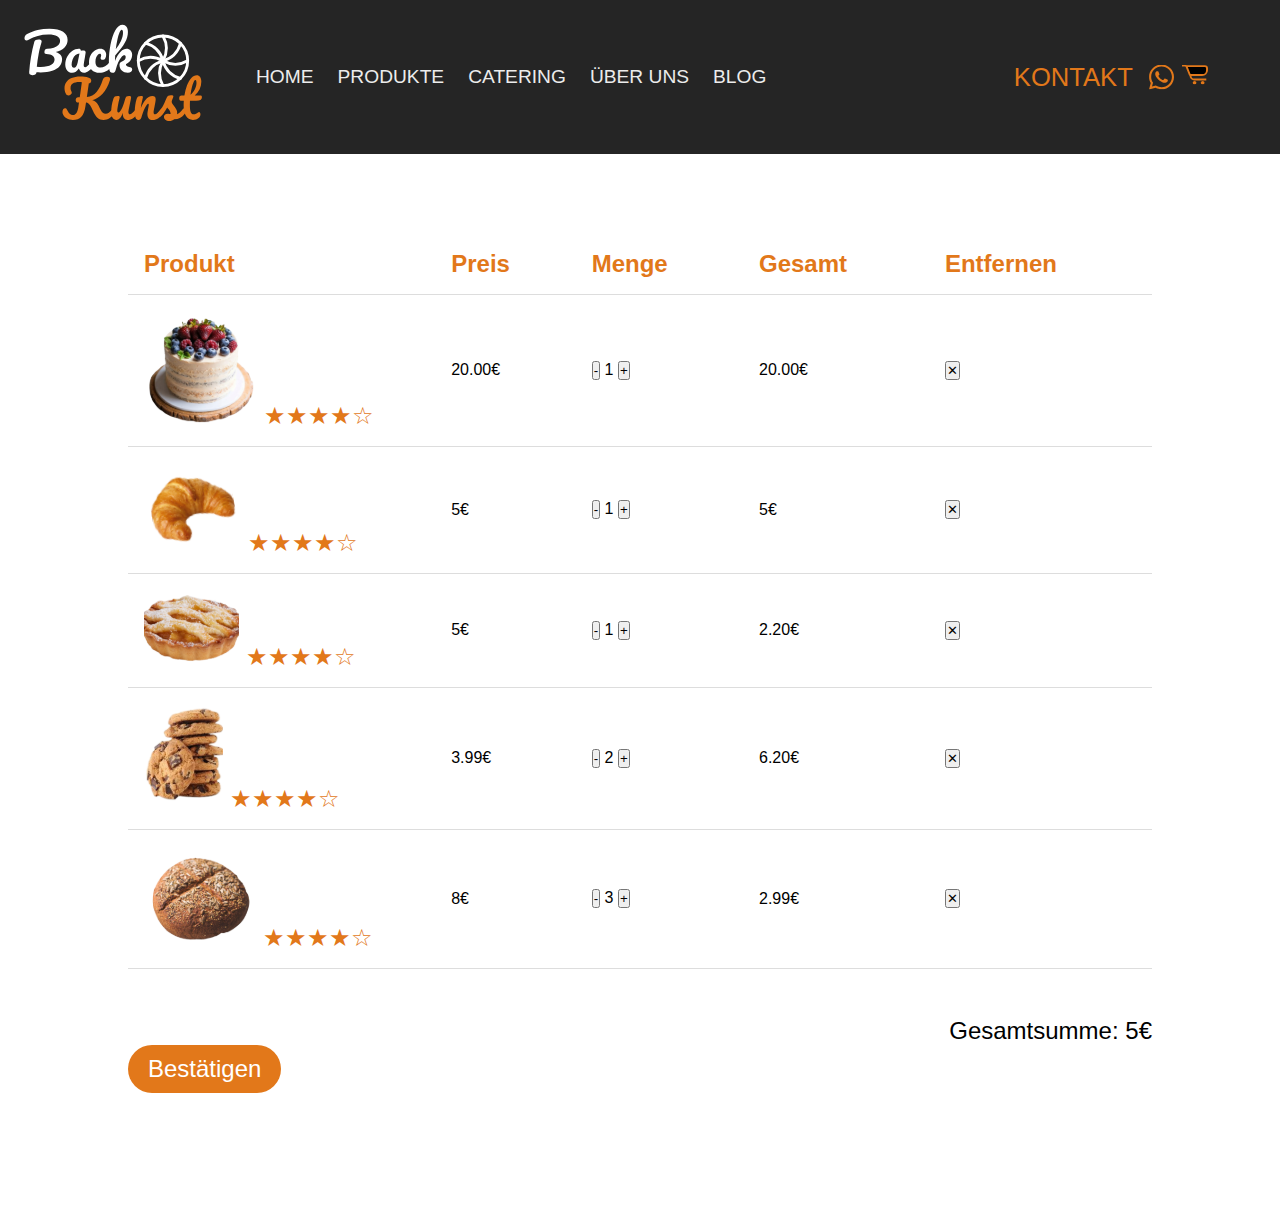
<file: Desktop/Studying/SAE/GRUPPENARBEIT/Backery/CODE/order.html>
<!DOCTYPE html>
<html lang="en">
<head>
    <meta charset="UTF-8">
    <meta name="viewport" content="width=device-width, initial-scale=1.0">
    <title>Bestellung</title>
    <link rel="stylesheet" href="styles.css">
</head>
<body>

    <header class="header">

        <div class="logo-container">
            <a href="index.html">
              <img src="icons/Logo-in-weiß.svg" alt="Logo" class="logo">
            </a>
          </div>
    
        <div class="nav-container">
    
            <a href="index.html" class="nav-link" id="home-link">HOME</a>

            <div class="dropdown" id="dropdown">
                <a href="#delicacies">Köstlichkeiten</a>
                <a href="/fresh_dishes.html">Frische Produkte</a>
            </div>
            <a href="index.html#products" class="nav-link">PRODUKTE</a>
            <a href="catering.html" class="nav-link">CATERING</a>
            <a href="#" class="nav-link">ÜBER UNS</a>
            <a href="blog.html" class="nav-link">BLOG</a>
        </div>
    
        <div class="contact-container">
            <a href="#" class="contact-link">KONTAKT</a>
            <img src="icons/whatsupp.svg" alt="Whatsapp" class="whatsapp-icon">
            <a href="order.html" class="cart-link">
                <img src="icons/basket.svg" alt="Cart" class="cart-icon">
              </a>
        </div>

        <div class="burger-menu">
            <div class="bar"></div>
            <div class="bar"></div>
            <div class="bar"></div>
        </div>
    </header>


    <div class="container">

    <div class="order">
    
        <table>
            <thead>
                <tr>
                    <th>Produkt</th>
                    <th>Preis</th>
                    <th>Menge</th>
                    <th>Gesamt</th>
                    <th>Entfernen</th>
                </tr>
            </thead>
            <tbody>
             
                <tr>
                    <td>
                        <img src="icons/cake.svg" alt="Produkt 1">
                        <span class="rating">★★★★☆</span>
                    </td>
                    <td>20.00€</td>
                    <td>
                        <button class="decrease-quantity">-</button>
                        <span class="quantity">1</span>
                        <button class="increase-quantity">+</button>
                    </td>
                    <td>20.00€</td>
                    <td><button class="remove-product">✕</button></td>
                </tr>


                <tr>
                    <td>
                        <img src="icons/croissant.svg" alt="Produkt 1">
                        <span class="rating">★★★★☆</span>
                    </td>
                    <td>5€</td>
                    <td>
                        <button class="decrease-quantity">-</button>
                        <span class="quantity">1</span>
                        <button class="increase-quantity">+</button>
                    </td>
                    <td>5€</td>
                    <td><button class="remove-product">✕</button></td>
                </tr>


                <tr>
                    <td>
                        <img src="icons/pie.svg" alt="Produkt 1">
                        <span class="rating">★★★★☆</span>
                    </td>
                    <td>5€</td>
                    <td>
                        <button class="decrease-quantity">-</button>
                        <span class="quantity">1</span>
                        <button class="increase-quantity">+</button>
                    </td>
                    <td>2.20€</td>
                    <td><button class="remove-product">✕</button></td>
                </tr>

                <tr>
                    <td>
                        <img src="icons/cookies.svg" alt="Produkt 1">
                        <span class="rating">★★★★☆</span>
                    </td>
                    <td>3.99€</td>
                    <td>
                        <button class="decrease-quantity">-</button>
                        <span class="quantity">2</span>
                        <button class="increase-quantity">+</button>
                    </td>
                    <td>6.20€</td>
                    <td><button class="remove-product">✕</button></td>
                </tr>

                <tr>
                    <td>
                        <img src="icons/brot.svg" alt="Produkt 1">
                        <span class="rating">★★★★☆</span>
                    </td>
                    <td>8€</td>
                    <td>
                        <button class="decrease-quantity">-</button>
                        <span class="quantity">3</span>
                        <button class="increase-quantity">+</button>
                    </td>
                    <td>2.99€</td>
                    <td><button class="remove-product">✕</button></td>
                </tr>
            </tbody>
        </table>
        <div class="total">
            <p>Gesamtsumme: <span class="total-amount">5€</span></p>
        </div>
        <button class="confirm-order">Bestätigen</button>
    </div>
</div>


<style>


    body {
        background-color: #ffffff; 
        font-family: Petrona, sans-serif; 
    }

    .container {
    max-width: 80%;
    margin: 5rem auto;
}
    
    
    table {
        width: 100%;
        border-collapse: collapse;
    }
    
    th, td {
        padding: 1rem;
        border-bottom: 1px solid #dddddd;
        text-align: left;
        
    }

    th {
        color: #E2781A; 
        font-size: 1.5rem;
    }
    
    th:first-child, td:first-child {
        width: 30%; 
        font-size: 1.5rem;
    }
    
    .rating {
        color: #E2781A; 
    }
    
    .total {
        text-align: right;
       
    }
    
    .total p {
        color: #000000;
        font-size: 1.5rem;
        margin-top: 3rem;
    
    }
    
       .confirm-order {
        background-color: #E2781A; 
        color: #ffffff;
        border: none;
        padding: 10px 20px;
        border-radius: 50px;
        cursor: pointer;
        font-size: 1.5rem;
        margin-bottom: 3rem;
        
    }
    
    .confirm-order:hover {
        background-color: #E2781A; 
    }


    @media screen and (max-width: 414px) {

   .container {
    max-width: 100%;
    margin: 4rem auto;
}
    
    .total p {
        font-size: 1.5rem;
        margin-top: 2rem;
        margin-right: 5rem;
    
    }
    
       .confirm-order {
        padding: 10px 20px;
        border-radius: 50px;
        cursor: pointer;
        font-size: 1.5rem;
        margin-bottom: 1rem;
        margin-top: 2rem;
        margin-left: 6rem;
        
    }
    
    .confirm-order:hover {
        background-color: #ffffff; 
        color: #E2781A;
        border: solid 3px #000000;
    }

    }

</style>

    <script src="script.js"></script>
</body>
</html>
</file>
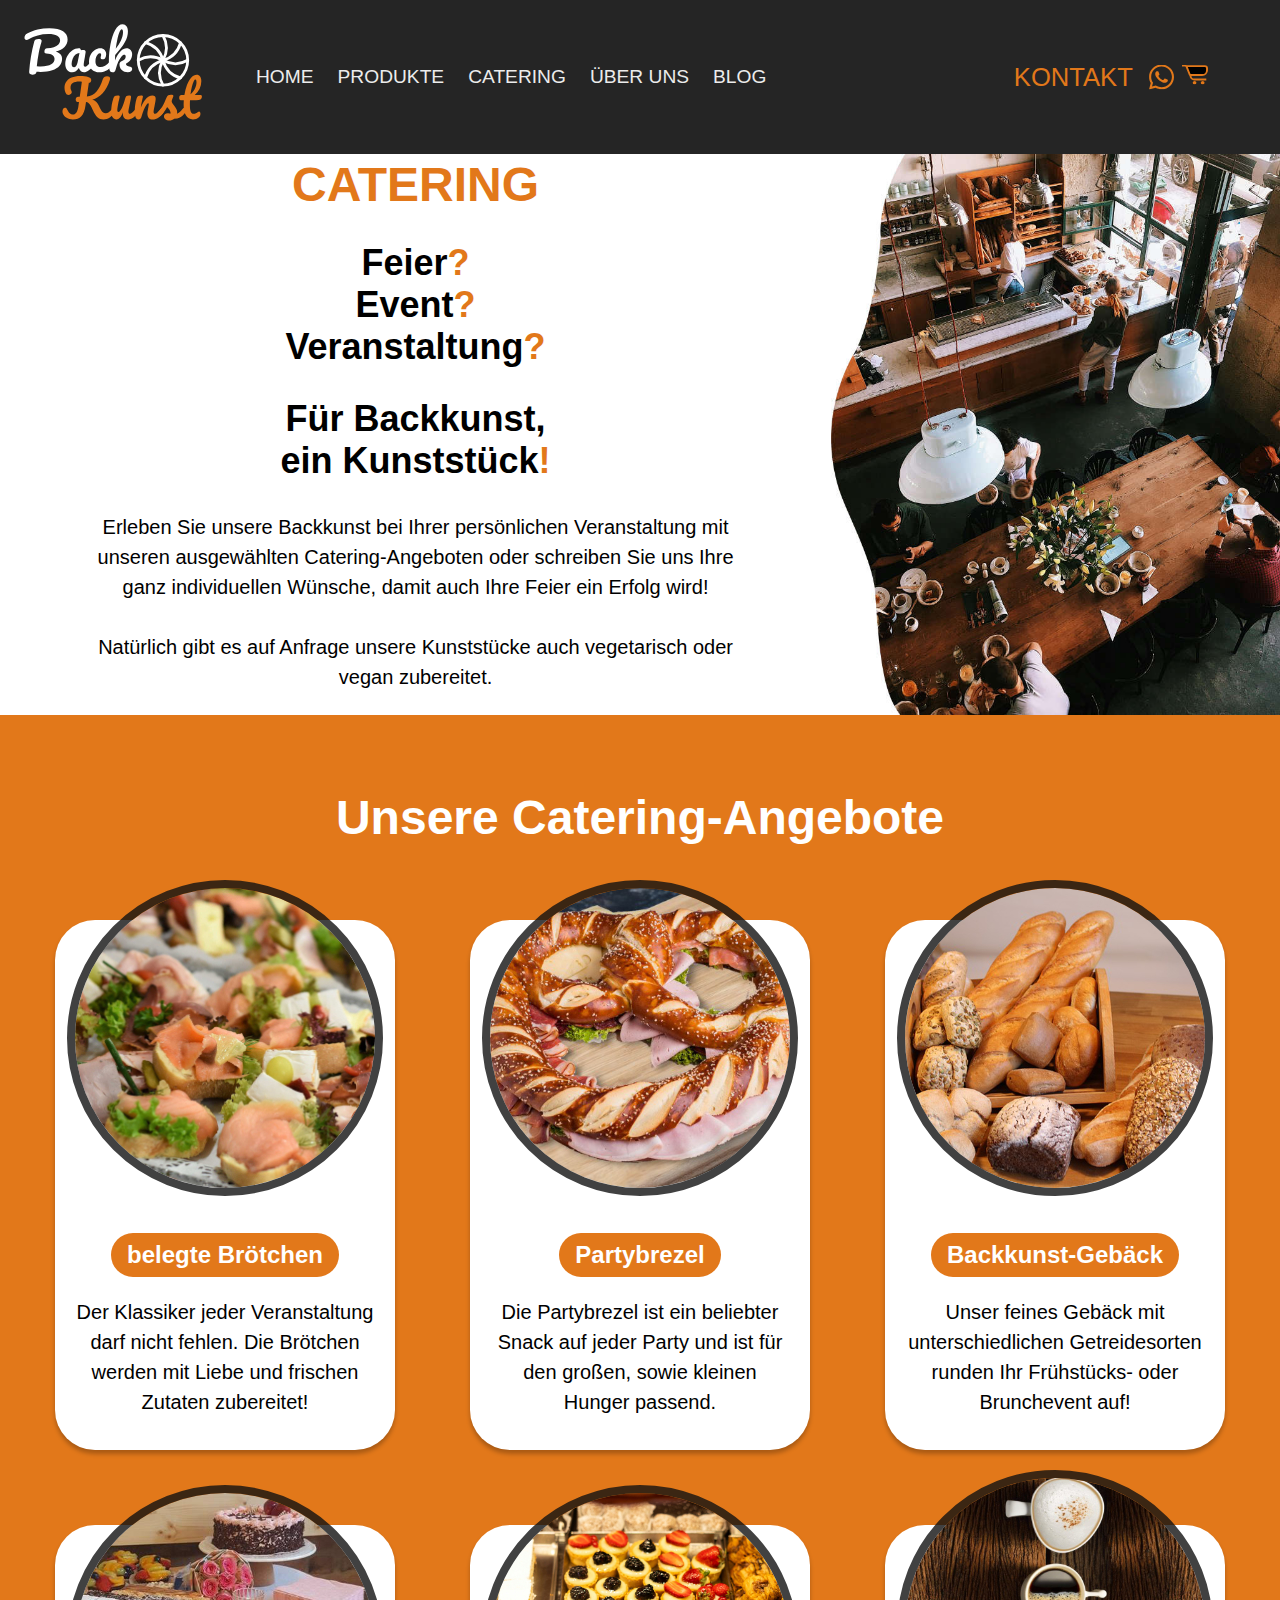
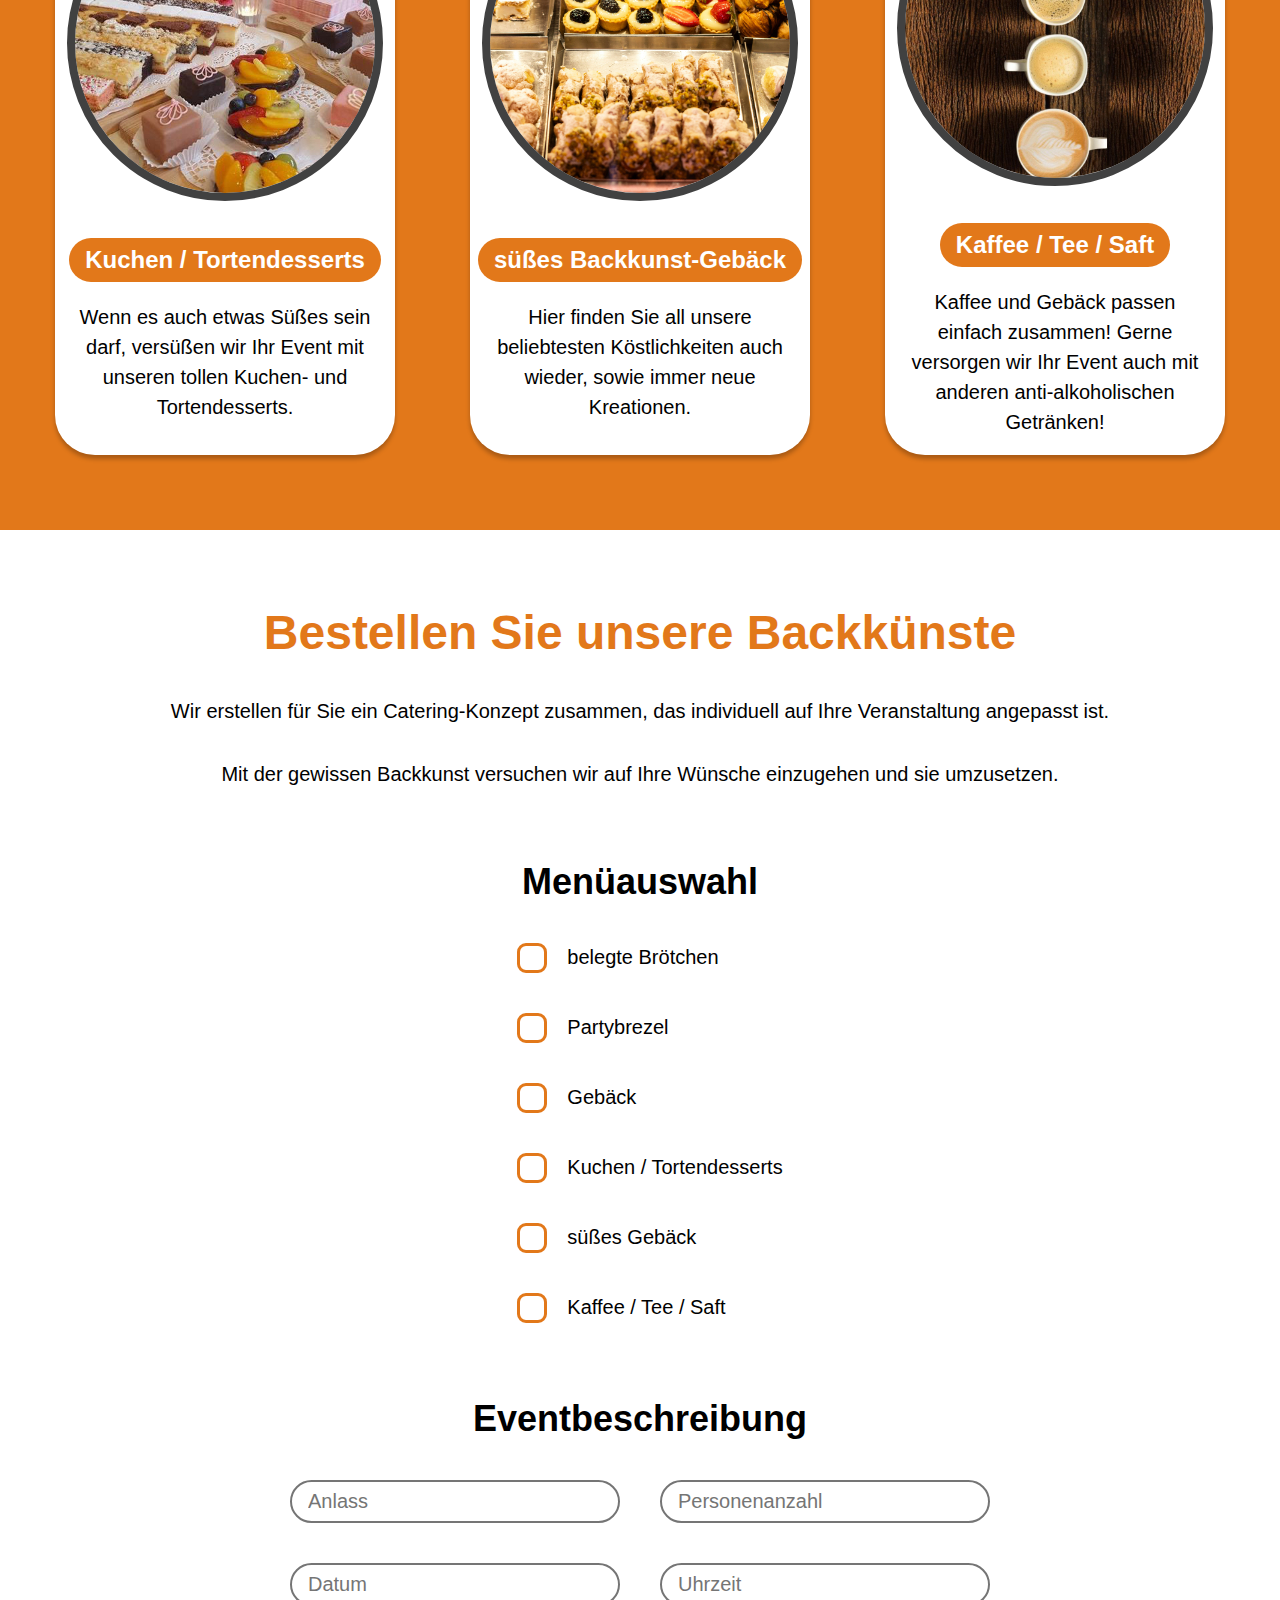
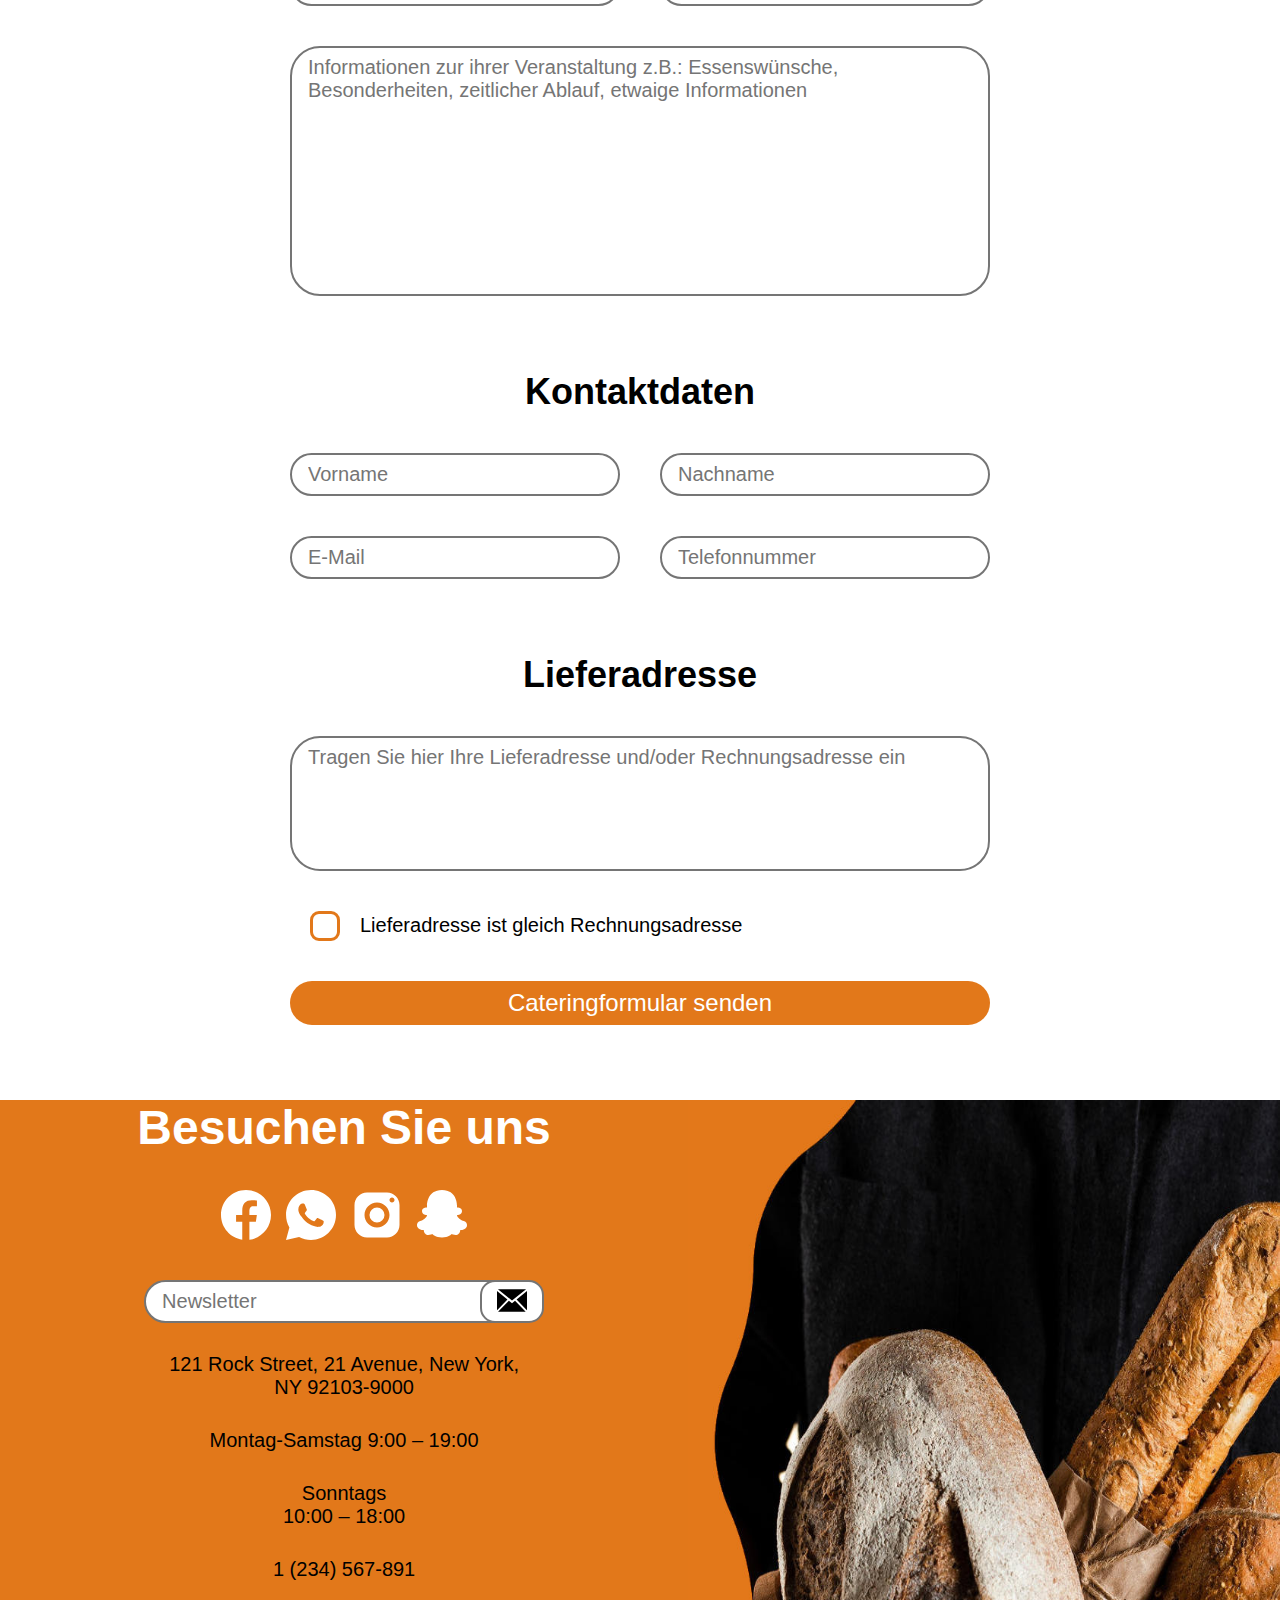
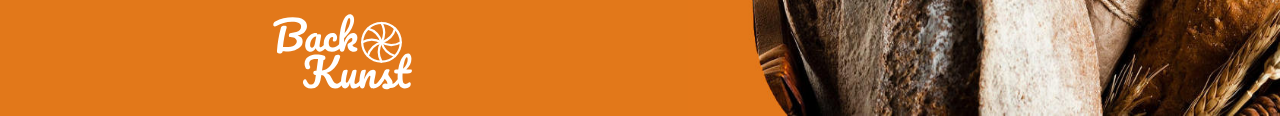
<file: Desktop/Studying/SAE/GRUPPENARBEIT/Backery/CODE_NEW/CODE/catering.html>
<!DOCTYPE html>
<html lang="de">
    <head>
        <meta charset="UTF-8" />
        <meta name="viewport" content="width=device-width, initial-scale=1.0" />
        <link rel="stylesheet" href="./styles.css" />
        <link rel="stylesheet" href="./blog_catering.css" />
        <link rel="stylesheet" href="./media-queries_blog_catering.css" />
        <script src="./script.js"></script>
        <title>Catering</title>
    </head>
    <body>
        <header class="header">
            <div class="logo-container">
                <a href="index.html">
                    <img src="icons/Logo-in-weiß.svg" alt="Logo" class="logo" />
                </a>
            </div>

            <div class="nav-container">
                <a href="index.html" class="nav-link" id="home-link">HOME</a>

                <div class="dropdown" id="dropdown">
                    <a href="#delicacies">Köstlichkeiten</a>
                    <a href="/fresh_dishes.html">Frische Produkte</a>
                </div>
                <a href="index.html#products" class="nav-link">PRODUKTE</a>
                <a href="catering.html" class="nav-link">CATERING</a>
                <a href="#" class="nav-link">ÜBER UNS</a>
                <a href="blog.html" class="nav-link">BLOG</a>
            </div>

            <div class="contact-container">
                <a href="#" class="contact-link">KONTAKT</a>
                <img
                    src="icons/whatsupp.svg"
                    alt="Whatsapp"
                    class="whatsapp-icon"
                />
                <a href="order.html" class="cart-link">
                    <img src="icons/basket.svg" alt="Cart" class="cart-icon" />
                </a>
            </div>

            <div class="burger-menu">
                <div class="bar"></div>
                <div class="bar"></div>
                <div class="bar"></div>
            </div>
        </header>

        <main>
            <section class="catering-intro">
                <div class="intro-wrapper">
                    <div class="intro-container">
                        <h1 class="style-h1 color-orange">CATERING</h1>
                        <p class="sub-heading">
                            Feier<span class="color-orange">?</span><br />
                            Event<span class="color-orange">?</span><br />
                            Veranstaltung<span class="color-orange">?</span
                            ><br />
                        </p>
                        <p class="sub-heading">
                            Für Backkunst,<br />
                            ein Kunststück<span class="color-orange">!</span>
                        </p>
                        <p>
                            Erleben Sie unsere Backkunst bei Ihrer persönlichen
                            Veranstaltung mit unseren ausgewählten
                            Catering-Angeboten oder schreiben Sie uns Ihre ganz
                            individuellen Wünsche, damit auch Ihre Feier ein
                            Erfolg wird!
                        </p>
                        <p>
                            Natürlich gibt es auf Anfrage unsere Kunststücke
                            auch vegetarisch oder vegan zubereitet.
                        </p>
                    </div>
                    <img
                        src="catering/intro/catering-event.jpg"
                        alt=""
                        class="desktop-img"
                    />
                    <img
                        src="catering/intro/catering-event-mobile.jpg"
                        alt=""
                        class="mobile-img"
                    />
                </div>
            </section>
            <section class="catering-offers">
                <h2 class="style-h2 color-white">Unsere Catering-Angebote</h2>
                <div class="offers-container">
                    <div class="offers-card">
                        <div class="offers-img">
                            <img
                                src="catering/offers/belegte-broetchen.jpg"
                                alt=""
                            />
                        </div>
                        <h3 class="card-style-h3">belegte Brötchen</h3>
                        <div class="card-text">
                            <p>
                                Der Klassiker jeder Veranstaltung darf nicht
                                fehlen. Die Brötchen werden mit Liebe und
                                frischen Zutaten zubereitet!
                            </p>
                        </div>
                    </div>
                    <div class="offers-card">
                        <div class="offers-img">
                            <img src="catering/offers/partybrezel.jpg" alt="" />
                        </div>
                        <h3 class="card-style-h3">Partybrezel</h3>
                        <div class="card-text">
                            <p>
                                Die Partybrezel ist ein beliebter Snack auf
                                jeder Party und ist für den großen, sowie
                                kleinen Hunger passend.
                            </p>
                        </div>
                    </div>
                    <div class="offers-card">
                        <div class="offers-img">
                            <img src="catering/offers/gebaeck.jpg" alt="" />
                        </div>
                        <h3 class="card-style-h3">Backkunst-Gebäck</h3>
                        <div class="card-text">
                            <p>
                                Unser feines Gebäck mit unterschiedlichen
                                Getreidesorten runden Ihr Frühstücks- oder
                                Brunchevent auf!
                            </p>
                        </div>
                    </div>
                </div>
                <div class="offers-container">
                    <div class="offers-card">
                        <div class="offers-img">
                            <img
                                src="catering/offers/suesses-catering.jpg"
                                alt=""
                            />
                        </div>
                        <h3 class="card-style-h3">Kuchen / Tortendesserts</h3>
                        <div class="card-text">
                            <p>
                                Wenn es auch etwas Süßes sein darf, versüßen wir
                                Ihr Event mit unseren tollen Kuchen- und
                                Tortendesserts.
                            </p>
                        </div>
                    </div>
                    <div class="offers-card">
                        <div class="offers-img">
                            <img
                                src="catering/offers/suesses-gebaeck.jpg"
                                alt=""
                            />
                        </div>
                        <h3 class="card-style-h3">süßes Backkunst-Gebäck</h3>
                        <div class="card-text">
                            <p>
                                Hier finden Sie all unsere beliebtesten
                                Köstlichkeiten auch wieder, sowie immer neue
                                Kreationen.
                            </p>
                        </div>
                    </div>
                    <div class="offers-card">
                        <div class="offers-img">
                            <img src="catering/offers/kaffee.jpg" alt="" />
                        </div>
                        <h3 class="card-style-h3">Kaffee / Tee / Saft</h3>
                        <div class="card-text">
                            <p>
                                Kaffee und Gebäck passen einfach zusammen! Gerne
                                versorgen wir Ihr Event auch mit anderen
                                anti-alkoholischen Getränken!
                            </p>
                        </div>
                    </div>
                </div>
            </section>
            <section class="catering-form">
                <div class="form-intro">
                    <h2 class="style-h2">Bestellen Sie unsere Backkünste</h2>
                    <p>
                        Wir erstellen für Sie ein Catering-Konzept zusammen, das
                        individuell auf Ihre Veranstaltung angepasst ist.
                    </p>
                    <p>
                        Mit der gewissen Backkunst versuchen wir auf Ihre
                        Wünsche einzugehen und sie umzusetzen.
                    </p>
                </div>
                <div class="menu-selection">
                    <h3 class="style-h3">Menüauswahl</h3>
                    <div class="checkbox-container">
                        <label class="checkbox-label" for="checkbox1">
                            <input
                                class="checkbox-style"
                                type="checkbox"
                                id="checkbox1"
                            />
                            belegte Brötchen
                        </label>

                        <label class="checkbox-label" for="checkbox2">
                            <input
                                class="checkbox-style"
                                type="checkbox"
                                id="checkbox2"
                            />
                            Partybrezel
                        </label>

                        <label class="checkbox-label" for="checkbox3">
                            <input
                                class="checkbox-style"
                                type="checkbox"
                                id="checkbox3"
                            />
                            Gebäck
                        </label>

                        <label class="checkbox-label" for="checkbox4">
                            <input
                                class="checkbox-style"
                                type="checkbox"
                                id="checkbox4"
                            />
                            Kuchen / Tortendesserts
                        </label>

                        <label class="checkbox-label" for="checkbox5">
                            <input
                                class="checkbox-style"
                                type="checkbox"
                                id="checkbox5"
                            />
                            süßes Gebäck
                        </label>

                        <label class="checkbox-label" for="checkbox6">
                            <input
                                class="checkbox-style"
                                type="checkbox"
                                id="checkbox6"
                            />
                            Kaffee / Tee / Saft
                        </label>
                    </div>
                </div>
                <div class="form-container">
                    <h3 class="style-h3">Eventbeschreibung</h3>
                    <div class="input-container">
                        <div class="input-fields">
                            <div class="input-row">
                                <input
                                    class="input-style"
                                    type="text"
                                    name="Anlass"
                                    placeholder="Anlass"
                                    required
                                />
                                <input
                                    class="input-style"
                                    type="text"
                                    name="Personenanzahl"
                                    placeholder="Personenanzahl"
                                    required
                                />
                            </div>
                            <div class="input-row">
                                <input
                                    class="input-style"
                                    type="text"
                                    name="Datum"
                                    placeholder="Datum"
                                    required
                                />
                                <input
                                    class="input-style"
                                    type="text"
                                    name="Uhrzeit"
                                    placeholder="Uhrzeit"
                                    required
                                />
                            </div>
                            <textarea
                                class="textarea-style"
                                name="Beschreibung"
                                placeholder="Informationen zur ihrer Veranstaltung z.B.: Essenswünsche, Besonderheiten, zeitlicher Ablauf, etwaige Informationen"
                                rows="10"
                            ></textarea>
                        </div>
                    </div>
                </div>
                <div class="form-container">
                    <h3 class="style-h3">Kontaktdaten</h3>
                    <div class="input-container">
                        <div class="input-fields">
                            <div class="input-row">
                                <input
                                    class="input-style"
                                    type="text"
                                    name="Vorname"
                                    placeholder="Vorname"
                                    required
                                />
                                <input
                                    class="input-style"
                                    type="text"
                                    name="Nachname"
                                    placeholder="Nachname"
                                    required
                                />
                            </div>
                            <div class="input-row">
                                <input
                                    class="input-style"
                                    type="email"
                                    name="E-Mail"
                                    placeholder="E-Mail"
                                    required
                                />
                                <input
                                    class="input-style"
                                    type="tel"
                                    name="Telefonnummer"
                                    placeholder="Telefonnummer"
                                />
                            </div>
                        </div>
                    </div>
                </div>
                <div class="form-container">
                    <h3 class="style-h3">Lieferadresse</h3>
                    <div class="input-container">
                        <div class="input-fields stretch">
                            <textarea
                                class="textarea-style"
                                name="Lieferadresse/Rechnungsadresse"
                                placeholder="Tragen Sie hier Ihre Lieferadresse und/oder Rechnungsadresse ein"
                                rows="5"
                            ></textarea>

                            <div class="checkbox-container">
                                <label class="checkbox-label" for="checkbox7">
                                    <input
                                        class="checkbox-style"
                                        type="checkbox"
                                        id="checkbox7"
                                    />
                                    Lieferadresse ist gleich Rechnungsadresse
                                </label>
                            </div>
                            <a href="#">
                                <button class="submit-btn">
                                    Cateringformular senden
                                </button>
                            </a>
                        </div>
                    </div>
                </div>
            </section>
        </main>
        <footer>
            <div class="footer-wrapper">
                <div class="footer-container">
                    <h2 class="style-h2 color-white">Besuchen Sie uns</h2>
                    <div class="socials">
                        <a href="">
                            <img src="./icons/icons8-facebook.svg" alt="" />
                        </a>
                        <a href="">
                            <img src="./icons/icons8-whatsapp.svg" alt="" />
                        </a>
                        <a href="">
                            <img src="./icons/icons8-instagram.svg" alt="" />
                        </a>
                        <a href="">
                            <img src="./icons/icons8-snapchat.svg" alt="" />
                        </a>
                    </div>
                    <div class="newsletter-input">
                        <input
                            class="input-style"
                            type="email"
                            name="Newsletter"
                            placeholder="Newsletter"
                        />
                        <div class="mail-btn">
                            <img
                                src="./icons/mail.svg"
                                alt=""
                                class="mail-icon"
                            />
                        </div>
                    </div>
                    <div class="contact-info">
                        <p>
                            121 Rock Street, 21 Avenue, New York,<br />
                            NY 92103-9000
                        </p>
                        <p>Montag-Samstag 9:00 – 19:00</p>
                        <p>
                            Sonntags <br />
                            10:00 – 18:00
                        </p>
                        <p>1 (234) 567-891</p>
                    </div>
                    <img
                        src="./icons/weisses-logo.svg"
                        alt="brand logo"
                        class="footer-logo"
                    />
                </div>
                <img
                    src="img/footer/footer-desktop.jpg"
                    alt=""
                    class="footer-img-desktop"
                />
                <img
                    src="img/footer/footer-mobile.jpg"
                    alt=""
                    class="footer-img-mobile"
                />
            </div>
        </footer>
    </body>
</html>
</file>
<file: Desktop/Studying/SAE/GRUPPENARBEIT/Backery/CODE/styles.css>
* {
    margin: 0;
    padding: 0;
    font-family: Petrona, sans-serif;
    box-sizing: border-box;
  }

  .scroll-to-top {
    position: fixed;
    bottom: 20px;
    right: 20px;
    cursor: pointer;
    display: none; 
    width: 40px;
    height: 40px;
    background-color: #333;
    color: #fff;
    text-align: center;
    line-height: 40px;
    border-radius: 50%;
    z-index: 9999;
}

.scroll-to-top:hover {
    background-color: #555;
}

a {
  text-decoration: none; 
  color: inherit; 
  outline: none; 
}

/*---------------------------------------------------- HEADER-----------------------------------------------------*/



.header {
  display: flex; 
    position: relative;
    background: #252525;
    width: 100%;
    height: 12vw; 

}

.nav-container {
    display: flex;
    align-items: center;
    justify-content: space-evenly;
    position: absolute;
    left: 18rem; 
    top: 50%;
    transform: translateY(-50%);
}

.nav-link {
    font-size: clamp(1.3rem, 1.5vw, 2.4rem); 
    color: #ECECEC;
    text-decoration: none;
    margin-right: 2rem;
}

.logo-container {
    position: absolute;
    left: 1.5%;
    top: 50%;
    transform: translateY(-50%);
}

.logo {
    width: clamp(15vw, 20%, 10rem); 
    height: auto; 
}

.contact-container {
    display: flex;
    align-items: center;
    position: absolute;
    right: clamp(5%, 4rem, 15rem);
    top: 50%;
    transform: translateY(-50%);
}

.contact-link {
    font-size: clamp(1.3rem, 1.5vw, 2.4rem);  
    color: #E2781A;
    text-decoration: none;
    margin-right: 1rem;
}

.whatsapp-icon,
.cart-icon {
    width: clamp(2rem, 2vw, 3rem); 
    height: auto;
    margin-right: 1rem;
}

.dropdown {
    display: none; 
    flex-direction: row; 
}

.dropdown.show {
    display: flex; 
    position: absolute; 
    top: calc(100% + 10px); 
    background-color: #E2781A;
    min-width: 6rem;
    
    z-index: 1;
}

.dropdown a {
    color: black;
    padding: 12px 16px;
    text-decoration: none;
    display: block;
}

.dropdown a:hover {
    background-color: #f1f1f1;
}

.burger-menu {
  display: none; 
  cursor: pointer;
  align-items: center;
  justify-content: center;
  position: absolute;
  left: 50%;
  transform: translateX(-50%);
}

.burger-menu .bar {
  width: 25px;
  height: 3px;
  background-color: #ECECEC;
  margin: 5px 0;
}



@media screen and (max-width: 768px) {

  .nav-container {
    display: none;
}

.burger-menu {
    display: block; 
}

  .nav-container {
    display: none;
  }

  .burger-menu {
    display: block;
    align-items: center;
    justify-content: center;
    position: absolute;
    left: 40%;
    padding-top: 0.5rem;
    cursor: pointer;
  }

  .burger-menu .bar {
    width: 10vw;
    height: 1vw;
    background-color: #ECECEC;
    margin: 3px 0;
  }

  .logo-container {
    left: 5rem;
    transform: translateX(-50%) translateY(-50%);
  }

  .dropdown {
    display: none;
  }

  .burger-menu.show ~ .nav-container {
    display: flex;
    flex-direction: column;
    position: absolute;
    top: 100%;
    right: 5rem;
    width: 100%;
    background: #252525;
    padding: 1rem;
  }

  .burger-menu.show ~ .nav-container .nav-link,
  .burger-menu.show ~ .nav-container .contact-link {
    margin: 0;
    margin-bottom: 1rem;
    font-size: 5vw; 
  }

  .burger-menu.show ~ .nav-container .dropdown {
    display: block;
  }

  .contact-container {
    display: flex;
    align-items: center;
    position: absolute;
    right: 1rem;
    top: 50%;
    transform: translateY(-50%);
}

.contact-link {
    font-size:4vw;  
    color: #E2781A;
    text-decoration: none;
    margin-right: 1rem;
}

.whatsapp-icon,
.cart-icon {
    width: 4vw; 
    height: auto;
    margin-right: 0.3rem;
}

}


@media screen and (min-width: 768px)  {
 
  .nav-container {
      left: 20vw; 
      top: 50%;
      transform: translateY(-50%);
  }
  
  .nav-link {
      font-size: clamp(1rem, 1.5vw, 2.4rem); 
      margin-right: 1.5rem;
  }
  
  .contact-container {
      right: 5vw;
  }
  
  .contact-link {
      font-size: 2vw;  
  }
  
  .whatsapp-icon,
  .cart-icon {
      width: 2vw; 
      margin-right: 0.5rem;
  }
  
}

/*----------------------------------------------SCROLL-ANIMATION----------------------------------------------*/
/*
[data-reveal="left"]{
  clip-path: inset(0 100% 0 0);
}

[data-reveal="left"].revealed{
  animation: reveal-left 1.2s cubic-bezier(0.17, 0.97, 0.38, 1) forwards 300ms;
}

@keyframes reveal-left{
  0% {
    clip-path: inset(0 100% 0 0);
  }
  100% {
    clip-path: inset(0 0 0 0);
  }
}

[data-reveal="right"]{
  clip-path: inset(0 0 0 100%);
}

[data-reveal="right"].revealed{
  animation: reveal-right 1.2s cubic-bezier(0.17, 0.97, 0.38, 1) forwards 300ms;
}

@keyframes reveal-right{
  0% {
    clip-path: inset(0 0 0 100%);
  }
  100% {
    clip-path: inset(0 0 0 0);
  }
}*/


/*----------------------------------------------------HERO_SECTION------------------------------------------------*/
  
  .hero-section {
    display: flex;
    height: 100vh;
  }
  
  .hero-section__container {
    display: flex;
    align-items:normal;
    width: 100vw;
    height: 100%;
    position: relative;
  }
  
  .hero-section__left {
    min-width: 50%;
    min-height: 100%;
  background: url(img/hero_section_img.svg) right/cover no-repeat; 
    box-sizing: border-box
  }
  
  .hero-section__logo {
    max-width: 20vw;
    height: auto;
    margin-bottom: 2rem; 
  }

  .hero-section__logo img {
    max-width: 20vw; 
    transform: scale(1.5);
    transition: 1.2s cubic-bezier(0.17, 0.97, 0.38, 1);

  }
  
  .hero-section__right {
    min-width: 50%; 
    display: flex;
    flex-direction: column;
    justify-content: center;
    align-items: center; 
    flex-wrap: wrap;
    padding: 1rem;
    box-sizing: border-box
}

.hero-section__title {
  text-align: center;
  font-size: 2rem;
  margin-bottom: 2rem;
  width: 100%; 
}

.hero-section__text {
  font-size: 1.5vw;
  line-height: 5vh;
  margin-bottom: 5rem;
  max-width: 40vw;

}

.hero-section__arrow-right {
  width: 8vw;
  margin-left: 5%; 
  margin-top: 3%; 
}

@media screen and (max-width: 414px)  {


  .hero-section__logo img {
    max-width: 30vw; 
    transform: scale(1.5);
    transition: 1.2s cubic-bezier(0.17, 0.97, 0.38, 1);
  }
 
  .hero-section__title {
    text-align: center;
    font-size: 1.5rem;
    margin-bottom: 1rem;
    width: 100%; 
  }
  
  .hero-section__text {
    font-size: 1rem;
    line-height: 1rem;
    margin-bottom: 5rem;
    max-width: 50vw;
  
  }
  
  .hero-section__arrow-right {
    width: 20vw;
    margin-left: 5%; 
    margin-top: 0; 
  }
  

}

/*.divider {
  width: 100%;
  height: 5rem;
  background: url(icons/wave.svg) center/cover no-repeat; 
  position: fixed; 
  bottom: 0; 
  left: 0; 
  z-index: 999; 
}*/

/*----------------------------------------------------OUR_PRODUCTS------------------------------------------------*/

.our-products {
  position: relative;
  text-align: center;
  align-items: center;
}

.our-products__container {
  display: flex;
  flex-direction: column;
  align-items: center;
  position: relative;
  margin-left: auto; 
  margin-right: auto; 
  padding: 1rem;
  gap: 5rem;
  top: 5rem;
}

.section-title {
  font-weight: 700;
  font-size:4vw;
  line-height: 66px;
  color: #E2781A;
}

.products-container {
  display: grid;
  grid-template-columns: repeat(3, 1fr);
  gap: 2rem;
  align-items: center;
}


.product {
  display: flex;
  flex-direction: column;
  align-items: center;
  margin-left: 2rem;
  margin-right: 2rem;
  position: relative;
  margin-top: 5vw;
}

.product img {
  width: 6rem; 
  height: auto; 
  align-self: flex-end;
  position: relative; 
}

.product p {
  margin-top: -1rem;
  text-align: center;
  font-weight: 500;
  font-size: 4vw;
  white-space: nowrap;
}

.last-products {
  margin-left:5rem; 
  display: flex;
  flex-direction: row;
}

.last_product {
  display: flex;
  flex-direction: column;
  align-items: center;
  margin-right: 5rem;
}

.last_product img {
  max-width: 6rem; 
  max-height: auto; 
  align-self: flex-end;
  position: relative; 
}

.last_product p {
  text-align: center;
  font-weight: 500;
  font-size: 4vw;
  white-space: nowrap;
}

.bottom-image {
  width: 6rem; 
  height: auto;
  margin-top: 2vw; 
}


.order-button {
  text-align: center;
  margin-top: 20px; 
}

.order-button__link {
  display: inline-block;
  padding: 20px 30px;
  background-color: #252525;
  color: #ffffff;
  text-decoration: none;
  border-radius: 10px;
  border: 2px solid transparent;
  transition: all 0.3s ease;
}

.order-button__link:hover {
  background-color: #ffffff;
  color: #252525;
  border-color: #252525;
}

@media screen and (max-width: 414px) {

  .our-products__container {
    gap: 2rem;
    top: 2rem;
  }
  
  .section-title {
    font-size:3rem;
    line-height: 3rem;
  }
  
  .products-container {
    display: flex;
    flex-direction: column;
  }
  
  .product img {
    width: 8rem; 
  }
  
  .product p {
    font-size: 3rem;
  }
  
  .last-products {
    display: flex;
    flex-direction: column;
  }
 
  .last_product p {
    font-size: 3rem;
  }
  
}
/*----------------------------------------------------our-specials-----------------------------------------------*/
.our-specials {
  background-color: #E2781A; 
  margin-top: 3rem;
  padding-top: 1rem;
  padding-bottom: 4rem;
}

.our-specials__header {
  font-weight: 600;
  font-size: 4vw;
  display: flex;
  align-items: center;
  justify-content: center;
  text-align: center;
  color: #FFFFFF; 
  margin: 8rem auto; 
}


.our-specials__products {
  display: flex;
  flex-wrap: wrap;
  justify-content: space-around;
  padding: 1rem; 
}


.product-card {
  position: relative;
  width: 23rem; 
  height: 35rem; 
  margin-bottom: 1.2rem; 
  background-color: #FFFFFF; 
  border-radius: 2.5rem; 
}


.product-card__image {
  width: 18rem;
  height: 18rem;
  border: 0.5rem solid rgba(17, 17, 17, 0.8);
  border-radius: 50%;
  margin: 1rem auto;
  overflow: hidden; 
}

.product-card__image img {
  width: 100%;
  height: 100%;
  object-fit: cover;
}


.product-card__title {
  font-weight: 500;
  font-size: 2rem; 
  line-height: 2rem; 
  text-align: center;
  color: #00211A;
  margin-top: 3rem; 
}


.product-card__price {
  position: absolute;
  left: 50%;
  transform: translateX(-50%);
  bottom: 1rem; 
  font-size: 1.5rem;
  text-align: center;
  text-transform: uppercase;
  color: #00211A;
  background: #E2781A; 
  border-radius: 2.5rem; 
  padding: 0.8rem;
  margin-top: 2rem;
}


.product-card__quantity {
  position: absolute;
  left: 50%;
  transform: translateX(-50%);
  display: flex;
  align-items: center;
  margin-top: 2rem;
}


.product-card__quantity-btn {
  width: 3rem;
  height: 3rem;
  background-color: #E2781A; 
  border-radius: 50%;
  display: flex;
  justify-content: center;
  align-items: center;
  font-size: 3rem;
  color: white;
  cursor: pointer;
  margin: 0 1rem; 

}

.product-card__quantity-number {
  font-size: 1.5rem;
  font-weight: bold;
  color: #00211A;
}


@media screen and (max-width: 414px) {

  .our-specials__header {
    font-size: 3rem;
  }
  

}
</file>
<file: Desktop/Studying/SAE/GRUPPENARBEIT/Backery/CODE/blog_catering.css>
* {
    box-sizing: border-box;
    margin: 0;
    padding: 0;
    font-family: sans-serif;
}

body {
    min-height: 100vh;
    width: 100%;
    height: 100%;
    font-size: 1.25rem;
}
/* #################################### BLOG SECTION #################################### */
.style-h2 {
    color: #e2781a;
    font-size: 3rem;
    text-align: center;
}

.card-container {
    display: flex;
    justify-content: center;
    flex-wrap: wrap;
    gap: 55px;
    margin: 75px 20px 75px 20px;
}

.card {
    width: 400px;
    height: 530px;
    border-radius: 40px;
    overflow: hidden;
    box-shadow: 0px 4px 4px 0px #00000040;
}

.card img {
    width: 100%;
    height: auto;
    object-fit: cover;
    aspect-ratio: 16 / 9;
    cursor: pointer;
}

.card-text {
    display: flex;
    justify-content: start;
    flex-direction: column;
    gap: 20px;
    padding: 20px;
}

.card-text h3 {
    word-wrap: break-word;
    font-size: 2.25rem;
    color: #e2781a;
}

.card-text h4 {
    word-wrap: break-word;
    font-size: 1.75rem;
    color: #e2781a;
}

.card-text p {
    line-height: 30px;
}

.popup {
    display: none;
    position: fixed;
    top: 0;
    left: 0;
    width: 100%;
    height: 100%;
    background-color: rgba(0, 0, 0, 0.66);
    z-index: 2;
    transition: opacity 300ms ease-in-out;
}

.popup-content {
    position: absolute;
    top: 50%;
    left: 50%;
    transform: translate(-50%, -50%);
    background-color: white;
    max-height: calc(100% - 80px);
    max-width: calc(100% - 40px);
    width: 875px;
    height: 1135px;
    overflow-y: auto;
    scrollbar-width: none;
    transition: transform 300ms ease-in-out;
}

.popup-content img {
    max-width: 100%;
    height: auto;
}

.popup-content::-webkit-scrollbar {
    width: 0px;
}

/* #################################### CATERING #################################### */
.style-h1 {
    color: #e2781a;
    font-size: 3rem;
    text-align: center;
}

.color-orange {
    color: #e2781a;
}

.sub-heading {
    font-size: 2.25rem;
    font-weight: bold;
}

.desktop-img {
    width: 100%;
    display: flex;
}

.intro-wrapper {
    display: flex;
    justify-content: space-between;
    align-items: center;
}

.intro-container {
    display: flex;
    flex-direction: column;
    justify-content: center;
    align-items: center;
    text-align: center;
    gap: 30px;
    padding: 0 7% 20px 7%;
}

.intro-wrapper .intro-container p:last-child,
.intro-wrapper .intro-container p:nth-last-child(2) {
    line-height: 30px;
}

.intro-container img {
    max-width: 100%;
}

.align-right {
    flex: 0 0 40%;
    text-align: right;
}

.mobile-img {
    display: none;
}

.catering-offers {
    background-color: #e2781a;
    display: flex;
    flex-direction: column;
    gap: 75px;
    padding: 75px 0px;
}

.color-white {
    color: white;
}

.offers-container {
    display: flex;
    justify-content: center;
    flex-wrap: wrap;
    gap: 75px;
}

.offers-card {
    display: flex;
    flex-direction: column;
    justify-content: center;
    align-items: center;
    text-align: center;
    width: 340px;
    height: 530px;
    box-shadow: 0px 4px 4px 0px #00000040;
    border-radius: 40px;
    background-color: white;
}

.card-style-h3 {
    font-size: 1.5rem;
    color: white;
    background-color: #e2781a;
    padding: 8px 16px;
    border-radius: 40px;
}

.offers-img {
    display: flex;
    justify-content: center;
    width: 100%;
    height: auto;
    transform: translateY(-15%);
}

.offers-img img {
    max-width: 100%;
    height: auto;
    border-radius: 100%;
    outline: 8px solid rgba(17, 17, 17, 0.8);
    object-fit: cover;
}

.catering-form {
    display: flex;
    flex-direction: column;
    gap: 75px;
    margin: 75px 20px;
}

.form-intro {
    display: flex;
    flex-direction: column;
    justify-content: center;
    align-items: center;
    gap: 40px;
}

.menu-selection {
    display: flex;
    flex-direction: column;
    align-items: center;
}

.style-h3 {
    font-size: 2.25rem;
    padding-bottom: 40px;
}

.checkbox-container {
    display: flex;
    flex-direction: column;
    gap: 40px;
}

.checkbox-label {
    flex: 1;
    display: flex;
    align-items: center;
    white-space: nowrap;
}

.checkbox-style[type="checkbox"] {
    appearance: none;
    -webkit-appearance: none;
    width: 30px;
    height: 30px;
    border: solid 3px #e2781a;
    border-radius: 9px;
    margin: 0px 20px;
    cursor: pointer;
}

.checkbox-style[type="checkbox"]:checked {
    background-color: #e2781a;
    width: 30px;
    height: 30px;
    cursor: pointer;
    content: url("../assets/icons/icons8-done.svg");
}

.form-container {
    text-align: center;
}

.input-container {
    display: flex;
    flex-wrap: wrap;
    justify-content: center;
}

.input-fields {
    display: flex;
    flex-direction: column;
    gap: 40px;
}

.input-row {
    display: flex;
    flex-wrap: wrap;
    justify-content: space-between;
    gap: 40px;
}

.input-style {
    border: none;
    outline: none;
    color: #757575;
    width: 330px;
    padding: 8px 16px;
    border-radius: 50px;
    border: 2.5px #757575 solid;
    flex: 1;
    width: 330px;
    font-size: 1.25rem;
}
.input-style:focus-within {
    background-color: white;
    color: black;
    border: 2.5px #e2781a solid;
}

.textarea-style {
    border: none;
    outline: none;
    color: #757575;
    padding: 8px 16px;
    border-radius: 30px;
    border: 2.5px #757575 solid;
    flex: 1;
    font-size: 1.25rem;
}

.textarea-style:focus-within {
    background-color: white;
    border: 2.5px #e2781a solid;
    color: black;
}

.stretch {
    width: 700px;
}

.submit-btn {
    border: none;
    outline: none;
    font-size: 1.5rem;
    padding: 8px 16px;
    color: white;
    border-radius: 50px;
    background-color: #e2781a;
    width: 100%;
    transition: ease-out 200ms;
}

.submit-btn:hover {
    background-color: white;
    color: #e2781a;
    outline: 2.5px #e2781a solid;
    outline-offset: -2.5px;
}

footer {
    background-color: #e2781a;
}

.footer-wrapper {
    display: flex;
    justify-content: space-between;
    align-items: center;
}

.footer-container {
    display: flex;
    flex-direction: column;
    justify-content: center;
    align-items: center;
    text-align: center;
    gap: 30px;
    padding: 0 7% 20px 7%;
    width: 100%;
}

.socials img {
    width: 60px;
}

.newsletter-input {
    display: flex;
}

.contact-info {
    display: flex;
    flex-direction: column;
    gap: 30px;
}

.footer-logo {
    width: 150px;
}

.footer-img-desktop {
    width: 100%;
    display: flex;
}

.footer-img-mobile {
    display: none;
}

.mail-icon {
    width: 30px;
}

.mail-btn {
    background-color: white;
    padding: 15px;
    border-radius: 15px;
    transform: translateX(-100%);
    border-radius: 50px;
    border: 2.5px #757575 solid;
    cursor: pointer;
}
</file>
<file: Desktop/Studying/SAE/GRUPPENARBEIT/Backery/CODE/media-queries_blog_catering.css>
@media (max-width: 800px) {
    /* #################################### CATERING #################################### */
    .intro-wrapper {
        justify-content: center;
        flex-wrap: wrap;
    }

    .desktop-img {
        display: none;
    }

    .mobile-img {
        display: flex;
        max-width: 100%;
    }

    .footer-wrapper {
        flex-wrap: wrap;
    }

    .footer-img-desktop {
        display: none;
    }

    .footer-img-mobile {
        display: flex;
        max-width: 100%;
        flex: 1;
    }
}
</file>
<file: Desktop/Studying/SAE/GRUPPENARBEIT/Backery/CODE_NEW/CODE/styles.css>
* {
    margin: 0;
    padding: 0;
    font-family: Petrona, sans-serif;
    box-sizing: border-box;
  }

  .scroll-to-top {
    position: fixed;
    bottom: 20px;
    right: 20px;
    cursor: pointer;
    display: none; 
    width: 40px;
    height: 40px;
    background-color: #333;
    color: #fff;
    text-align: center;
    line-height: 40px;
    border-radius: 50%;
    z-index: 9999;
}

.scroll-to-top:hover {
    background-color: #555;
}

a {
  text-decoration: none; 
  color: inherit; 
  outline: none; 
}

/*---------------------------------------------------- HEADER-----------------------------------------------------*/



.header {
  display: flex; 
    position: relative;
    background: #252525;
    width: 100%;
    height: 12vw; 

}

.nav-container {
    display: flex;
    align-items: center;
    justify-content: space-evenly;
    position: absolute;
    left: 18rem; 
    top: 50%;
    transform: translateY(-50%);
}

.nav-link {
    font-size: clamp(1.3rem, 1.5vw, 2.4rem); 
    color: #ECECEC;
    text-decoration: none;
    margin-right: 2rem;
}

.logo-container {
    position: absolute;
    left: 1.5%;
    top: 50%;
    transform: translateY(-50%);
}

.logo {
    width: clamp(15vw, 20%, 10rem); 
    height: auto; 
}

.contact-container {
    display: flex;
    align-items: center;
    position: absolute;
    right: clamp(5%, 4rem, 15rem);
    top: 50%;
    transform: translateY(-50%);
}

.contact-link {
    font-size: clamp(1.3rem, 1.5vw, 2.4rem);  
    color: #E2781A;
    text-decoration: none;
    margin-right: 1rem;
}

.nav-link:hover {
  color: #E2781A;
}

.whatsapp-icon,
.cart-icon {
    width: clamp(2rem, 2vw, 3rem); 
    height: auto;
    margin-right: 1rem;
}

.dropdown {
    display: none; 
    flex-direction: row; 
}

.dropdown.show {
    display: flex; 
    position: absolute; 
    top: calc(100% + 10px); 
    background-color: #E2781A;
    min-width: 6rem;
    
    z-index: 1;
}

.dropdown a {
    color: black;
    padding: 12px 16px;
    text-decoration: none;
    display: block;
}

.dropdown a:hover {
    background-color: #f1f1f1;
}

.burger-menu {
  display: none; 
  cursor: pointer;
  align-items: center;
  justify-content: center;
  position: absolute;
  left: 50%;
  transform: translateX(-50%);
}

.burger-menu .bar {
  width: 25px;
  height: 3px;
  background-color: #ECECEC;
  margin: 5px 0;
}



@media screen and (max-width: 768px) {

  .nav-container {
    display: none;
}

.burger-menu {
    display: block; 
}

  .nav-container {
    display: none;
  }

  .burger-menu {
    display: block;
    align-items: center;
    justify-content: center;
    position: absolute;
    left: 40%;
    padding-top: 0.5rem;
    cursor: pointer;
  }

  .burger-menu .bar {
    width: 10vw;
    height: 1vw;
    background-color: #ECECEC;
    margin: 3px 0;
  }

  .logo-container {
    left: 5rem;
    transform: translateX(-50%) translateY(-50%);
  }

  .dropdown {
    display: none;
  }

  .burger-menu.show ~ .nav-container {
    display: flex;
    flex-direction: column;
    position: absolute;
    top: 100%;
    right: 5rem;
    width: 100%;
    background: #252525;
    padding: 1rem;
  }

  .burger-menu.show ~ .nav-container .nav-link,
  .burger-menu.show ~ .nav-container .contact-link {
    margin: 0;
    margin-bottom: 1rem;
    font-size: 5vw; 
  }

  .burger-menu.show ~ .nav-container .dropdown {
    display: block;
  }

  .contact-container {
    display: flex;
    align-items: center;
    position: absolute;
    right: 1rem;
    top: 50%;
    transform: translateY(-50%);
}

.contact-link {
    font-size:4vw;  
    color: #E2781A;
    text-decoration: none;
    margin-right: 1rem;
}

.whatsapp-icon,
.cart-icon {
    width: 4vw; 
    height: auto;
    margin-right: 0.3rem;
}

}


@media screen and (min-width: 768px)  {
 
  .nav-container {
      left: 20vw; 
      top: 50%;
      transform: translateY(-50%);
  }
  
  .nav-link {
      font-size: clamp(1rem, 1.5vw, 2.4rem); 
      margin-right: 1.5rem;
  }
  
  .contact-container {
      right: 5vw;
  }
  
  .contact-link {
      font-size: 2vw;  
  }
  
  .whatsapp-icon,
  .cart-icon {
      width: 2vw; 
      margin-right: 0.5rem;
  }
  
}

/*----------------------------------------------SCROLL-ANIMATION----------------------------------------------*/
/*
[data-reveal="left"]{
  clip-path: inset(0 100% 0 0);
}

[data-reveal="left"].revealed{
  animation: reveal-left 1.2s cubic-bezier(0.17, 0.97, 0.38, 1) forwards 300ms;
}

@keyframes reveal-left{
  0% {
    clip-path: inset(0 100% 0 0);
  }
  100% {
    clip-path: inset(0 0 0 0);
  }
}

[data-reveal="right"]{
  clip-path: inset(0 0 0 100%);
}

[data-reveal="right"].revealed{
  animation: reveal-right 1.2s cubic-bezier(0.17, 0.97, 0.38, 1) forwards 300ms;
}

@keyframes reveal-right{
  0% {
    clip-path: inset(0 0 0 100%);
  }
  100% {
    clip-path: inset(0 0 0 0);
  }
}*/


/*----------------------------------------------------HERO_SECTION------------------------------------------------*/
  
  .hero-section {
    display: flex;
    height: 100vh;
  }
  
  .hero-section__container {
    display: flex;
    align-items:normal;
    width: 100vw;
    height: 100%;
    position: relative;
  }
  
  .hero-section__left {
    min-width: 50%;
    min-height: 100%;
  background: url(img/hero_section_img.svg) right/cover no-repeat; 
    box-sizing: border-box
  }
  
  .hero-section__logo {
    max-width: 20vw;
    height: auto;
    margin-bottom: 2rem; 
  }

  .hero-section__logo img {
    max-width: 20vw; 
    transform: scale(1.5);
    transition: 1.2s cubic-bezier(0.17, 0.97, 0.38, 1);

  }
  
  .hero-section__right {
    min-width: 50%; 
    display: flex;
    flex-direction: column;
    justify-content: center;
    align-items: center; 
    flex-wrap: wrap;
    padding: 1rem;
    box-sizing: border-box
}

.hero-section__title {
  text-align: center;
  font-size: 2rem;
  margin-bottom: 2rem;
  width: 100%; 
}

.hero-section__text {
  font-size: 1.5vw;
  line-height: 5vh;
  margin-bottom: 5rem;
  max-width: 40vw;

}

.hero-section__arrow-right {
  width: 8vw;
  margin-left: 5%; 
  margin-top: 3%; 
}

@media screen and (max-width: 414px)  {


  .hero-section__logo img {
    max-width: 30vw; 
    transform: scale(1.5);
    transition: 1.2s cubic-bezier(0.17, 0.97, 0.38, 1);
  }
 
  .hero-section__title {
    text-align: center;
    font-size: 1.5rem;
    margin-bottom: 1rem;
    width: 100%; 
  }
  
  .hero-section__text {
    font-size: 1rem;
    line-height: 1rem;
    margin-bottom: 5rem;
    max-width: 50vw;
  
  }
  
  .hero-section__arrow-right {
    width: 20vw;
    margin-left: 5%; 
    margin-top: 0; 
  }
  

}

/*.divider {
  width: 100%;
  height: 5rem;
  background: url(icons/wave.svg) center/cover no-repeat; 
  position: fixed; 
  bottom: 0; 
  left: 0; 
  z-index: 999; 
}*/

/*----------------------------------------------------OUR_PRODUCTS------------------------------------------------*/

.our-products {
  position: relative;
  text-align: center;
  align-items: center;
}

.our-products__container {
  display: flex;
  flex-direction: column;
  align-items: center;
  position: relative;
  margin-left: auto; 
  margin-right: auto; 
  padding: 1rem;
  gap: 5rem;
  top: 5rem;
}

.section-title {
  font-weight: 700;
  font-size:4vw;
  line-height: 66px;
  color: #E2781A;
}

.products-container {
  display: grid;
  grid-template-columns: repeat(3, 1fr);
  gap: 2rem;
  align-items: center;
}


.product {
  display: flex;
  flex-direction: column;
  align-items: center;
  margin-left: 2rem;
  margin-right: 2rem;
  position: relative;
  margin-top: 5vw;
}

.product img {
  width: 6rem; 
  height: auto; 
  align-self: flex-end;
  position: relative; 
}

.product p {
  margin-top: -1rem;
  text-align: center;
  font-weight: 500;
  font-size: 4vw;
  white-space: nowrap;
}

.last-products {
  margin-left:5rem; 
  display: flex;
  flex-direction: row;
}

.last_product {
  display: flex;
  flex-direction: column;
  align-items: center;
  margin-right: 5rem;
}

.last_product img {
  max-width: 6rem; 
  max-height: auto; 
  align-self: flex-end;
  position: relative; 
}

.last_product p {
  text-align: center;
  font-weight: 500;
  font-size: 4vw;
  white-space: nowrap;
}

.bottom-image {
  width: 6rem; 
  height: auto;
  margin-top: 2vw; 
}


.order-button {
  text-align: center;
  margin-top: 20px; 
}

.order-button__link {
  display: inline-block;
  padding: 20px 30px;
  background-color: #252525;
  color: #ffffff;
  text-decoration: none;
  border-radius: 10px;
  border: 2px solid transparent;
  transition: all 0.3s ease;
}

.order-button__link:hover {
  background-color: #ffffff;
  color: #252525;
  border-color: #252525;
}

@media screen and (max-width: 414px) {

  .our-products__container {
    gap: 2rem;
    top: 2rem;
  }
  
  .section-title {
    font-size:3rem;
    line-height: 3rem;
  }
  
  .products-container {
    display: flex;
    flex-direction: column;
  }
  
  .product img {
    width: 8rem; 
  }
  
  .product p {
    font-size: 3rem;
  }
  
  .last-products {
    display: flex;
    flex-direction: column;
  }
 
  .last_product p {
    font-size: 3rem;
  }
  
}
/*----------------------------------------------------our-specials-----------------------------------------------*/
.our-specials {
  background-color: #E2781A; 
  margin-top: 3rem;
  padding-top: 1rem;
  padding-bottom: 4rem;
}

.our-specials__header {
  font-weight: 600;
  font-size: 4vw;
  display: flex;
  align-items: center;
  justify-content: center;
  text-align: center;
  color: #FFFFFF; 
  margin: 8rem auto; 
}


.our-specials__products {
  display: flex;
  flex-wrap: wrap;
  justify-content: space-around;
  padding: 1rem; 
}


.product-card {
  position: relative;
  width: 23rem; 
  height: 35rem; 
  margin-bottom: 1.2rem; 
  background-color: #FFFFFF; 
  box-shadow: 0px 4px 4px 0px #00000040;
  border-radius: 2.5rem; 
}


.product-card__image {
  width: 18rem;
  height: 18rem;
  border: 0.5rem solid rgba(17, 17, 17, 0.8);
  border-radius: 50%;
  margin: 1rem auto;
  overflow: hidden; 
}

.product-card__image img {
  width: 100%;
  height: 100%;
  object-fit: cover;
}


.product-card__title {
  font-weight: 500;
  font-size: 2rem; 
  line-height: 2rem; 
  text-align: center;
  color: #00211A;
  margin-top: 3rem; 
}


.product-card__price {
  position: absolute;
  left: 50%;
  transform: translateX(-50%);
  bottom: 1rem; 
  font-size: 1.5rem;
  text-align: center;
  text-transform: uppercase;
  color: #00211A;
  background: #E2781A; 
  border-radius: 2.5rem; 
  padding: 0.8rem;
  margin-top: 2rem;
}


.product-card__quantity {
  position: absolute;
  left: 50%;
  transform: translateX(-50%);
  display: flex;
  align-items: center;
  margin-top: 2rem;
}


.product-card__quantity-btn {
  width: 3rem;
  height: 3rem;
  background-color: #E2781A; 
  border-radius: 50%;
  display: flex;
  justify-content: center;
  align-items: center;
  font-size: 3rem;
  color: white;
  cursor: pointer;
  margin: 0 1rem; 

}

.product-card__quantity-number {
  font-size: 1.5rem;
  font-weight: bold;
  color: #00211A;
}


@media screen and (max-width: 414px) {

  .our-specials__header {
    font-size: 3rem;
  }
  

}
</file>
<file: Desktop/Studying/SAE/GRUPPENARBEIT/Backery/CODE_NEW/CODE/blog_catering.css>
* {
    box-sizing: border-box;
    margin: 0;
    padding: 0;
}

body {
    min-height: 100vh;
    width: 100%;
    height: 100%;
    font-size: 1.25rem;
}
/* #################################### BLOG SECTION #################################### */
.blog-container {
    margin-top: 75px;
}

.style-h2 {
    color: #e2781a;
    font-size: 3rem;
    text-align: center;
}

.card-container {
    display: flex;
    justify-content: center;
    flex-wrap: wrap;
    gap: 55px;
    margin: 75px 20px 75px 20px;
}

.card {
    width: 400px;
    height: 530px;
    border-radius: 40px;
    overflow: hidden;
    box-shadow: 0px 4px 4px 0px #00000040;
}

.card img {
    width: 100%;
    height: auto;
    object-fit: cover;
    aspect-ratio: 16 / 9;
    cursor: pointer;
}

.card-text {
    display: flex;
    justify-content: start;
    flex-direction: column;
    gap: 20px;
    padding: 20px;
}

.card-text h3 {
    word-wrap: break-word;
    font-size: 2.25rem;
    color: #e2781a;
}

.card-text h4 {
    word-wrap: break-word;
    font-size: 1.75rem;
    color: #e2781a;
}

.card-text p {
    line-height: 30px;
}

.popup {
    display: none;
    position: fixed;
    top: 0;
    left: 0;
    width: 100%;
    height: 100%;
    background-color: rgba(0, 0, 0, 0.66);
    z-index: 2;
    transition: opacity 300ms ease-in-out;
}

.popup-content {
    position: absolute;
    top: 50%;
    left: 50%;
    transform: translate(-50%, -50%);
    background-color: white;
    max-height: calc(100% - 80px);
    max-width: calc(100% - 40px);
    width: 875px;
    height: 1135px;
    overflow-y: auto;
    scrollbar-width: none;
    transition: transform 300ms ease-in-out;
}

.popup-content img {
    max-width: 100%;
    height: auto;
}

.popup-content::-webkit-scrollbar {
    width: 0px;
}

/* #################################### CATERING #################################### */
.caterin-intro {
    word-break: break-word;
}

.style-h1 {
    color: #e2781a;
    font-size: 3rem;
    text-align: center;
}

.color-orange {
    color: #e2781a;
}

.sub-heading {
    font-size: 2.25rem;
    font-weight: bold;
}

.desktop-img {
    width: 100%;
    display: flex;
    overflow: hidden;
}

.intro-wrapper {
    display: flex;
    justify-content: space-between;
}

.intro-container {
    display: flex;
    flex-direction: column;
    justify-content: center;
    align-items: center;
    text-align: center;
    gap: 30px;
    padding: 0 7% 20px 7%;
}

.intro-wrapper .intro-container p:last-child,
.intro-wrapper .intro-container p:nth-last-child(2) {
    line-height: 30px;
}

.intro-container img {
    max-width: 100%;
}

.align-right {
    flex: 0 0 40%;
    text-align: right;
}

.mobile-img {
    display: none;
}

.catering-offers {
    background-color: #e2781a;
    display: flex;
    flex-direction: column;
    gap: 75px;
    padding: 75px 0px;
}

.color-white {
    color: white;
}

.offers-container {
    display: flex;
    justify-content: center;
    flex-wrap: wrap;
    gap: 75px;
}

.offers-card {
    display: flex;
    flex-direction: column;
    justify-content: center;
    align-items: center;
    text-align: center;
    width: 340px;
    height: 530px;
    box-shadow: 0px 4px 4px 0px #00000040;
    border-radius: 40px;
    background-color: white;
}

.card-style-h3 {
    font-size: 1.5rem;
    color: white;
    background-color: #e2781a;
    padding: 8px 16px;
    border-radius: 40px;
}

.offers-img {
    display: flex;
    justify-content: center;
    width: 100%;
    height: auto;
    transform: translateY(-15%);
}

.offers-img img {
    max-width: 100%;
    height: auto;
    border-radius: 100%;
    outline: 8px solid rgba(17, 17, 17, 0.8);
    object-fit: cover;
}

.catering-form {
    display: flex;
    flex-direction: column;
    gap: 75px;
    margin: 75px 20px;
}

.form-intro {
    display: flex;
    flex-direction: column;
    text-align: center;
    gap: 40px;
}

.menu-selection {
    display: flex;
    flex-direction: column;
    align-items: center;
}

.style-h3 {
    font-size: 2.25rem;
    padding-bottom: 40px;
    word-break: break-word;
}

.checkbox-container {
    display: flex;
    flex-direction: column;
    gap: 40px;
}

.checkbox-label {
    flex: 1;
    display: flex;
    align-items: center;
    word-break: break-word;
}

.checkbox-style[type="checkbox"] {
    appearance: none;
    -webkit-appearance: none;
    min-width: 30px;
    height: 30px;
    border: solid 3px #e2781a;
    border-radius: 9px;
    margin: 0px 20px;
    cursor: pointer;
}

.checkbox-style[type="checkbox"]:checked {
    background-color: #e2781a;
    min-width: 30px;
    height: 30px;
    cursor: pointer;
    content: url("./icons/icons8-done.svg");
}

.form-container {
    text-align: center;
}

.input-container {
    display: flex;
    flex-wrap: wrap;
    justify-content: center;
}

.input-fields {
    display: flex;
    flex-direction: column;
    gap: 40px;
    max-width: 100%;
}

.input-row {
    display: flex;
    flex-wrap: wrap;
    justify-content: space-between;
    gap: 40px;
}

.input-style {
    border: none;
    outline: none;
    color: #757575;
    padding: 8px 16px;
    border-radius: 50px;
    border: 2.5px #757575 solid;
    flex: 1;
    width: 330px;
    max-width: 100%;
    font-size: 1.25rem;
}
.input-style:focus-within {
    background-color: white;
    color: black;
    border: 2.5px #e2781a solid;
}

.textarea-style {
    border: none;
    outline: none;
    color: #757575;
    padding: 8px 16px;
    border-radius: 30px;
    border: 2.5px #757575 solid;
    flex: 1;
    font-size: 1.25rem;
    resize: none;
}

.textarea-style:focus-within {
    background-color: white;
    border: 2.5px #e2781a solid;
    color: black;
}

.stretch {
    max-width: 100%;
    width: 700px;
}

.submit-btn {
    border: none;
    outline: none;
    font-size: 1.5rem;
    padding: 8px 16px;
    color: white;
    border-radius: 50px;
    background-color: #e2781a;
    width: 100%;
    transition: ease-out 200ms;
}

.submit-btn:hover {
    background-color: white;
    color: #e2781a;
    outline: 2.5px #e2781a solid;
    outline-offset: -2.5px;
}

/* #################################### FOOTER #################################### */
footer {
    background-color: #e2781a;
}

.footer-wrapper {
    display: flex;
    justify-content: space-between;
}

.footer-container {
    display: flex;
    flex-direction: column;
    justify-content: center;
    align-items: center;
    text-align: center;
    gap: 30px;
    padding: 0 7% 20px 7%;
    width: 100%;
}

.socials img {
    width: 60px;
}

.newsletter-input {
    display: flex;
    position: relative;
    width: 100%;
    max-width: 400px;
}

.contact-info {
    display: flex;
    flex-direction: column;
    gap: 30px;
}

.footer-logo {
    width: 150px;
}

.footer-img-desktop {
    width: 100%;
    display: flex;
    overflow: hidden;
}

.footer-img-mobile {
    display: none;
}

.mail-icon {
    width: 30px;
}

.mail-btn {
    display: flex;
    align-items: center;
    justify-content: center;
    background-color: white;
    padding: 15px;
    border-radius: 15px;
    /* transform: translateX(-100%); */
    border: 2.5px #757575 solid;
    cursor: pointer;
    position: absolute;
    height: 100%;
    right: 0;
}
</file>
<file: Desktop/Studying/SAE/GRUPPENARBEIT/Backery/CODE_NEW/CODE/media-queries_blog_catering.css>
@media (max-width: 768px) {
    /* #################################### CATERING #################################### */
    .intro-wrapper {
        justify-content: center;
        flex-wrap: wrap;
    }

    .desktop-img {
        display: none;
    }

    .mobile-img {
        display: flex;
        max-width: 100%;
        flex: 1;
    }

    /* #################################### FOOTER #################################### */
    .footer-wrapper {
        flex-wrap: wrap;
    }

    .footer-img-desktop {
        display: none;
    }

    .footer-img-mobile {
        display: flex;
        max-width: 100%;
        flex: 1;
    }
}
</file>
